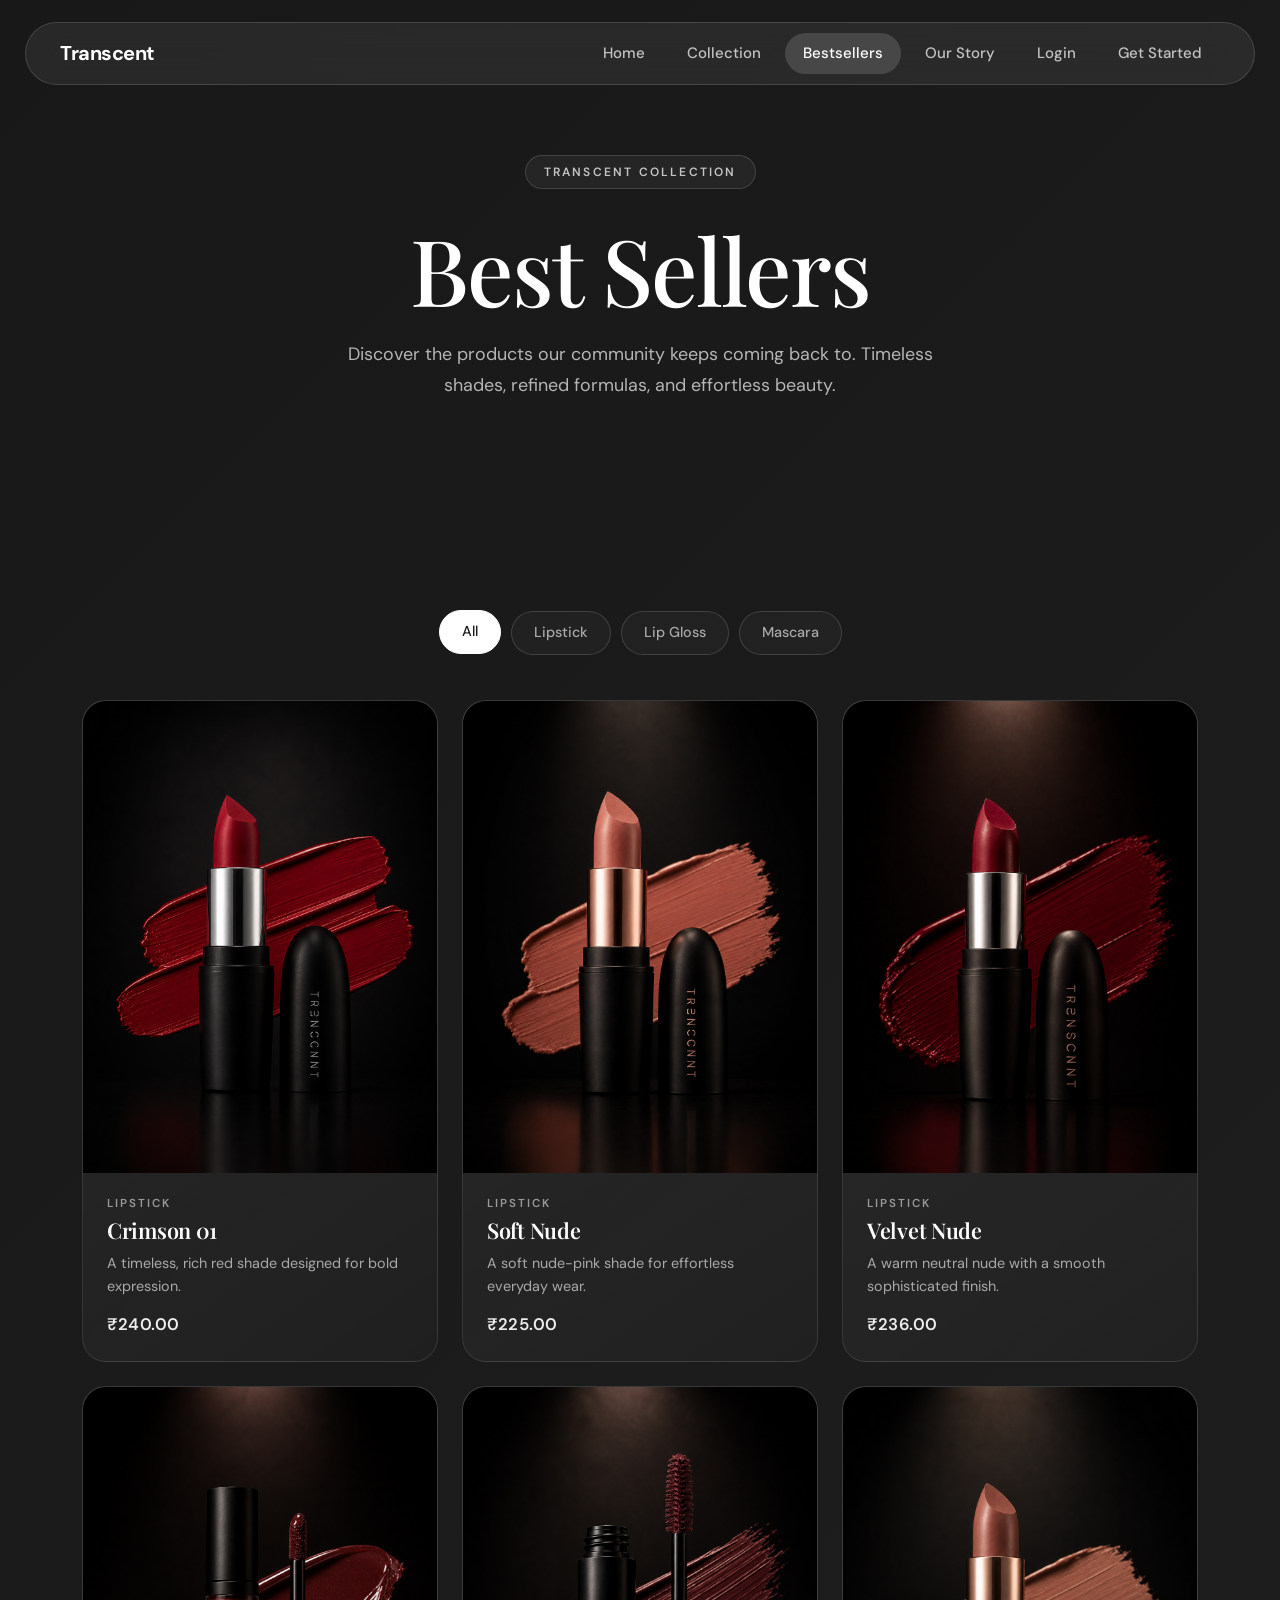
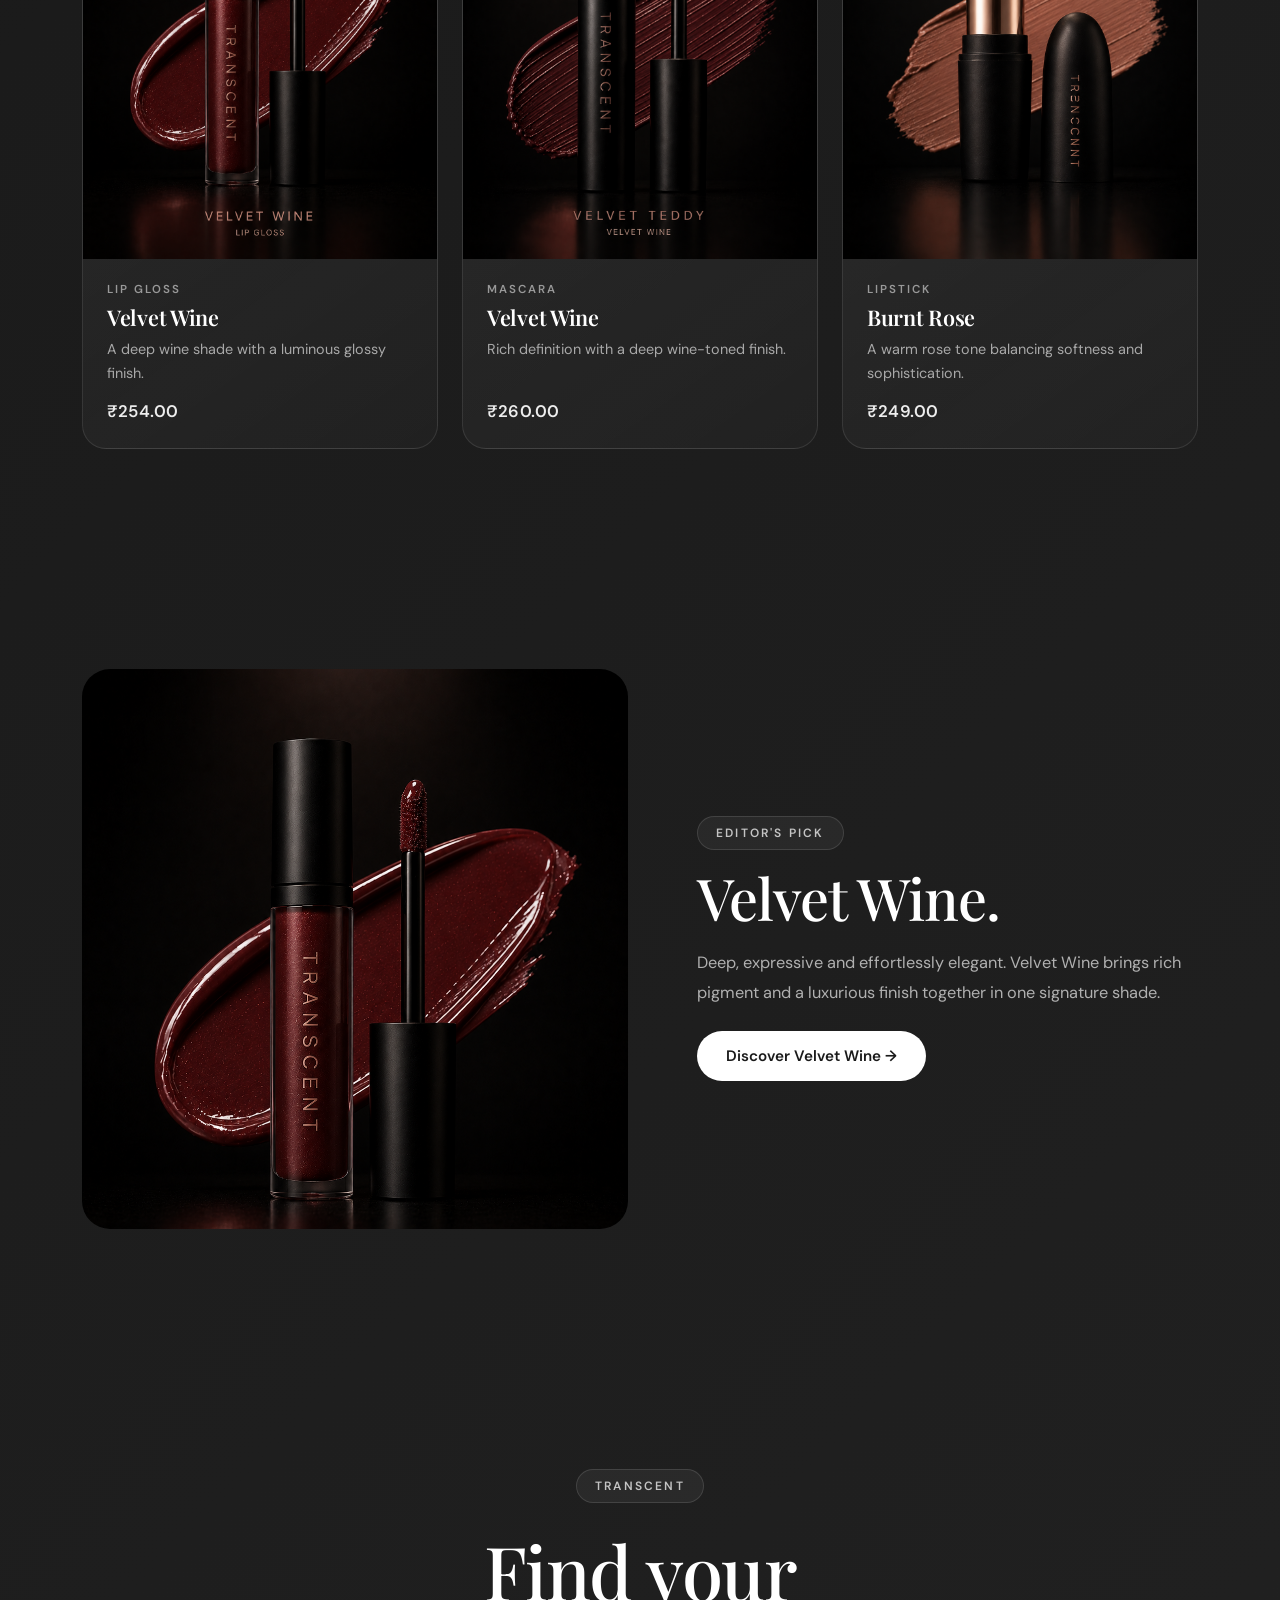
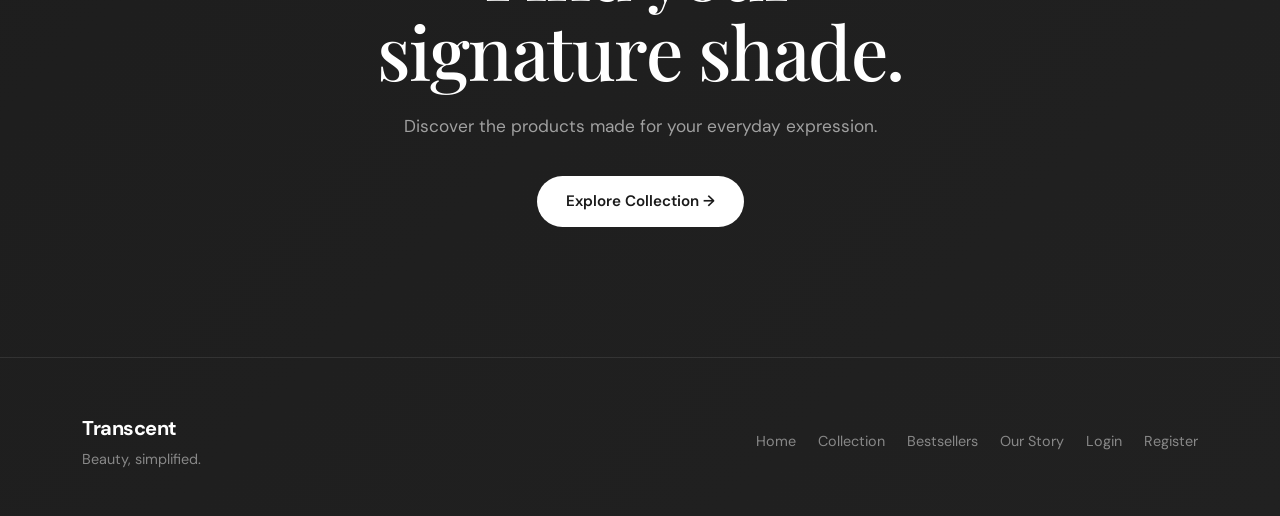
<file: bestsellers.html>
<!doctype html>
<html lang="en">

<head>
  <meta charset="utf-8" />

  <meta name="viewport" content="width=device-width, initial-scale=1" />

  <title>Transcent | Best Sellers</title>


  <link href="https://cdn.jsdelivr.net/npm/bootstrap@5.3.8/dist/css/bootstrap.min.css" rel="stylesheet"
    integrity="sha384-sRIl4kxILFvY47J16cr9ZwB07vP4J8+LH7qKQnuqkuIAvNWLzeN8tE5YBujZqJLB" crossorigin="anonymous" />


  <link rel="preconnect" href="https://fonts.googleapis.com" />
  <link rel="preconnect" href="https://fonts.gstatic.com" crossorigin />

  <link
    href="https://fonts.googleapis.com/css2?family=DM+Sans:wght@400;500;600;700&family=Playfair+Display:wght@400;500;600&display=swap"
    rel="stylesheet" />


  <link rel="stylesheet" href="css/style.css" />
  <link rel="icon" type="image/png" href="images/transcent-logo.png" />

</head>

<body>


  <nav class="navbar navbar-expand-lg navbar-dark">
    <div class="container-fluid">


      <a class="navbar-brand" href="index.html"> Transcent </a>



      <button class="navbar-toggler" type="button" data-bs-toggle="collapse" data-bs-target="#navbarNav"
        aria-controls="navbarNav" aria-expanded="false" aria-label="Toggle navigation">
        <span class="navbar-toggler-icon"></span>
      </button>



      <div class="collapse navbar-collapse" id="navbarNav">
        <ul class="navbar-nav ms-auto align-items-lg-center">
          <li class="nav-item">
            <a class="nav-link" href="index.html"> Home </a>
          </li>

          <li class="nav-item">
            <a class="nav-link" href="collection.html"> Collection </a>
          </li>

          <li class="nav-item">
            <a class="nav-link active" href="bestsellers.html" aria-current="page">
              Bestsellers
            </a>
          </li>

          <li class="nav-item">
            <a class="nav-link" href="OurStory.html"> Our Story </a>
          </li>

          <li class="nav-item">
            <a class="nav-link" href="login.html"> Login </a>
          </li>

          <li class="nav-item">
            <a class="nav-link" href="register.html"> Get Started </a>
          </li>
        </ul>
      </div>
    </div>
  </nav>



  <section class="bestseller-hero">
    <div class="container">
      <div class="bestseller-hero-content">
        <div class="hero-label">Transcent Collection</div>

        <h1 class="typewriter">Best Sellers</h1>

        <p>
          Discover the products our community keeps coming back to. Timeless
          shades, refined formulas, and effortless beauty.
        </p>
      </div>
    </div>
  </section>



  <main id="products">
    <section class="section">
      <div class="container">


        <div class="product-filter">
          <button class="filter-btn active" data-filter="all">All</button>

          <button class="filter-btn" data-filter="lipstick">Lipstick</button>

          <button class="filter-btn" data-filter="lipgloss">Lip Gloss</button>

          <button class="filter-btn" data-filter="mascara">Mascara</button>
        </div>



        <div class="row g-4" id="productGrid">


          <div class="col-md-6 col-lg-4 product-item" data-category="lipstick">
            <div class="product-card">
              <img src="images/Lipstick 3.png" class="bestseller-product-image" alt="Transcent Crimson 01 lipstick" />

              <div class="bestseller-product-info">
                <div class="product-type">LIPSTICK</div>

                <h3>Crimson 01</h3>

                <p>
                  A timeless, rich red shade designed for bold expression.
                </p>

                <div class="bestseller-price">₹240.00</div>
              </div>
            </div>
          </div>



          <div class="col-md-6 col-lg-4 product-item" data-category="lipstick">
            <div class="product-card">
              <img src="images/Lipstick 2.png" class="bestseller-product-image" alt="Transcent Soft Nude lipstick" />

              <div class="bestseller-product-info">
                <div class="product-type">LIPSTICK</div>

                <h3>Soft Nude</h3>

                <p>A soft nude-pink shade for effortless everyday wear.</p>

                <div class="bestseller-price">₹225.00</div>
              </div>
            </div>
          </div>



          <div class="col-md-6 col-lg-4 product-item" data-category="lipstick">
            <div class="product-card">
              <img src="images/lipstick 4.png" class="bestseller-product-image" alt="Transcent Velvet Nude lipstick" />

              <div class="bestseller-product-info">
                <div class="product-type">LIPSTICK</div>

                <h3>Velvet Nude</h3>

                <p>A warm neutral nude with a smooth sophisticated finish.</p>

                <div class="bestseller-price">₹236.00</div>
              </div>
            </div>
          </div>



          <div class="col-md-6 col-lg-4 product-item" data-category="lipgloss">
            <div class="product-card">
              <img src="images/velvet wine lipgloss.png" class="bestseller-product-image"
                alt="Transcent Velvet Wine lip gloss" />

              <div class="bestseller-product-info">
                <div class="product-type">LIP GLOSS</div>

                <h3>Velvet Wine</h3>

                <p>A deep wine shade with a luminous glossy finish.</p>

                <div class="bestseller-price">₹254.00</div>
              </div>
            </div>
          </div>



          <div class="col-md-6 col-lg-4 product-item" data-category="mascara">
            <div class="product-card">
              <img src="images/velvet wine Mascar.png" class="bestseller-product-image"
                alt="Transcent Velvet Wine mascara" />

              <div class="bestseller-product-info">
                <div class="product-type">MASCARA</div>

                <h3>Velvet Wine</h3>

                <p>Rich definition with a deep wine-toned finish.</p>

                <div class="bestseller-price">₹260.00</div>
              </div>
            </div>
          </div>



          <div class="col-md-6 col-lg-4 product-item" data-category="lipstick">
            <div class="product-card">
              <img src="images/lipstick 8.png" class="bestseller-product-image" alt="Transcent Burnt Rose lipstick" />

              <div class="bestseller-product-info">
                <div class="product-type">LIPSTICK</div>

                <h3>Burnt Rose</h3>

                <p>A warm rose tone balancing softness and sophistication.</p>

                <div class="bestseller-price">₹249.00</div>
              </div>
            </div>
          </div>
        </div>
      </div>
    </section>
  </main>

  <section class="section">
    <div class="container">
      <div class="row align-items-center">
        <div class="col-lg-6">
          <img src="images/velvet wine lipgloss.png" class="story-image" alt="Transcent Velvet Wine" />
        </div>

        <div class="col-lg-6">
          <div class="story-content">
            <div class="section-label">EDITOR'S PICK</div>

            <h2 class="section-title">Velvet Wine.</h2>

            <p>
              Deep, expressive and effortlessly elegant. Velvet Wine brings
              rich pigment and a luxurious finish together in one signature
              shade.
            </p>

            <a href="collection.html" class="btn-main"> Discover Velvet Wine → </a>
          </div>
        </div>
      </div>
    </div>
  </section>

  <section class="final-cta">
    <div class="container">
      <div class="section-label">TRANSCENT</div>

      <h2>
        Find your<br />
        signature shade.
      </h2>

      <p>Discover the products made for your everyday expression.</p>

      <a href="collection.html" class="btn-main"> Explore Collection → </a>
    </div>
  </section>

  <footer>
    <div class="container">
      <div class="row align-items-center gy-3">
        <div class="col-md-5 text-center text-md-start">
          <div class="footer-brand">Transcent</div>
          <div class="footer-tagline">Beauty, simplified.</div>
        </div>

        <div class="col-md-7">
          <div class="footer-links">
            <a href="index.html"> Home </a>
            <a href="collection.html"> Collection </a>
            <a href="bestsellers.html"> Bestsellers </a>
            <a href="OurStory.html"> Our Story </a>
            <a href="login.html"> Login </a>
            <a href="register.html"> Register </a>
          </div>
        </div>
      </div>
    </div>
  </footer>


  <script src="https://cdn.jsdelivr.net/npm/bootstrap@5.3.8/dist/js/bootstrap.bundle.min.js"></script>
  <script src="js/script.js"></script>
</body>

</html>
</file>
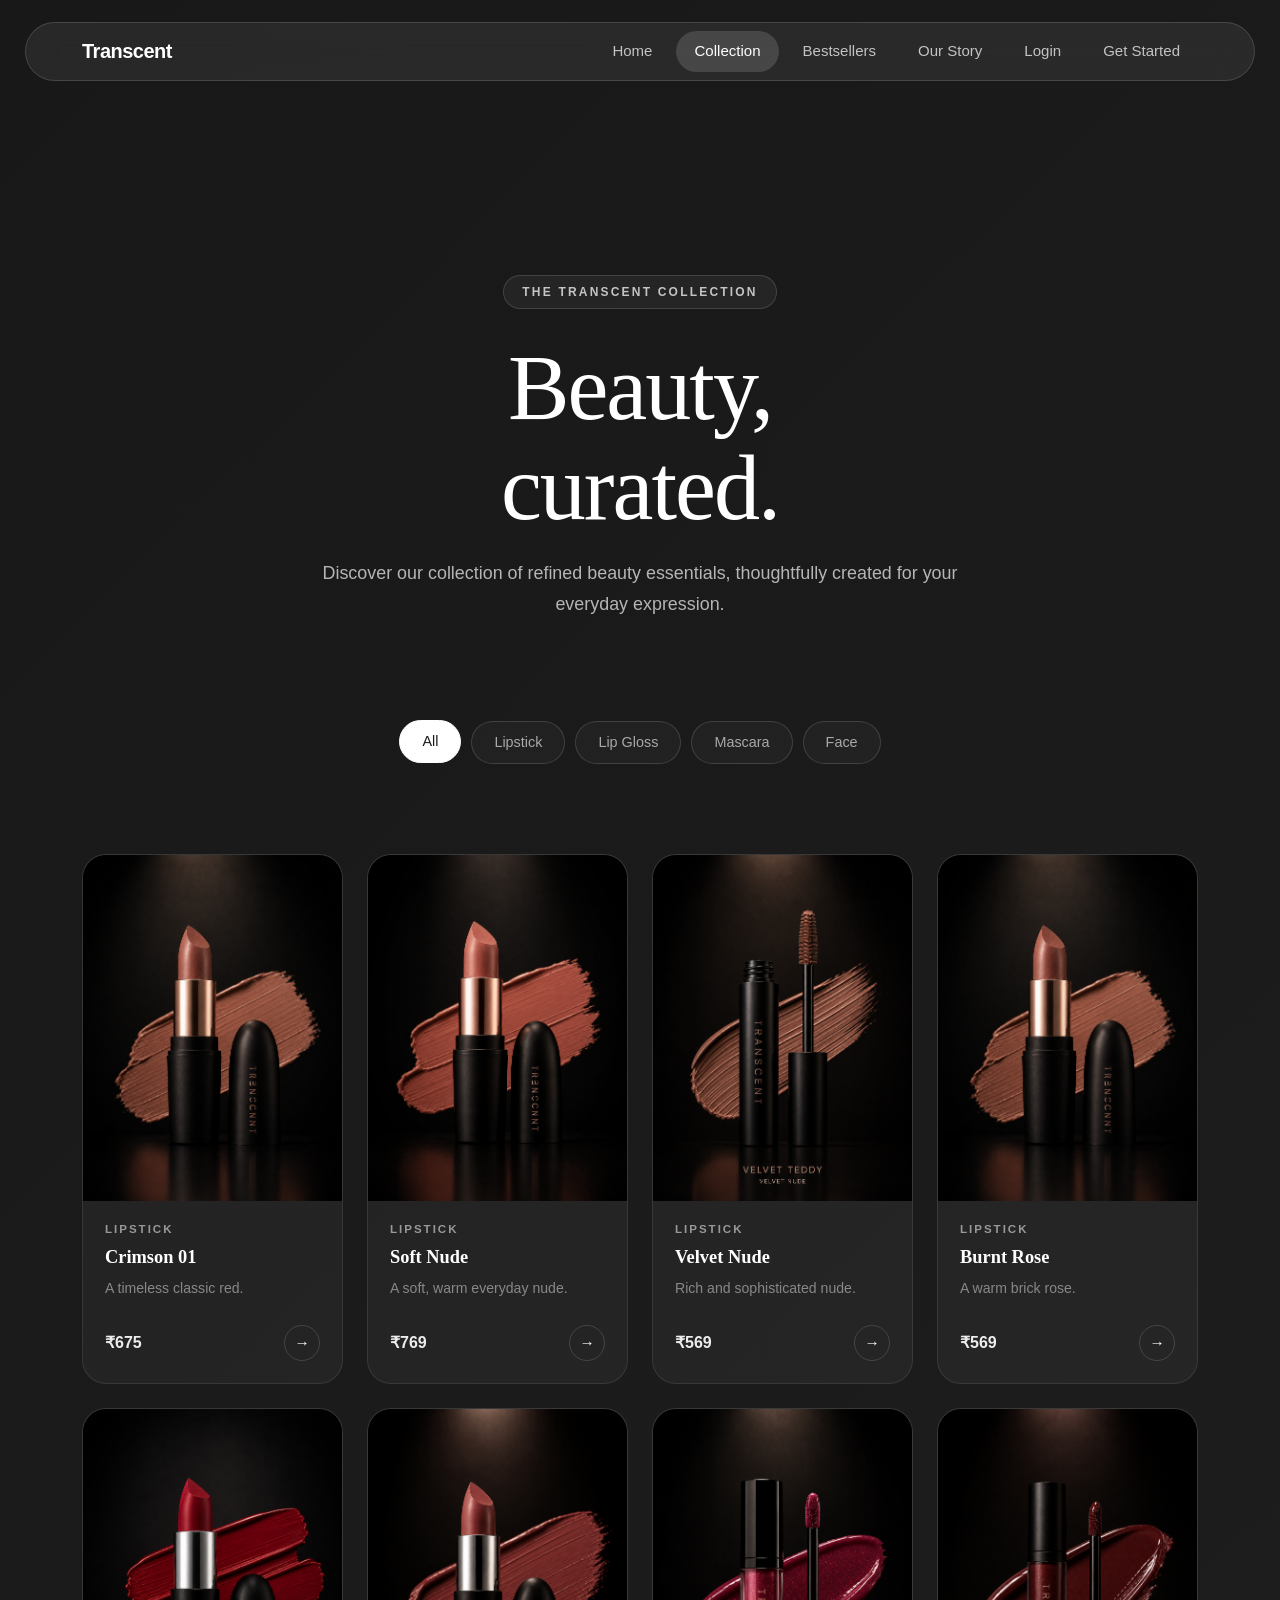
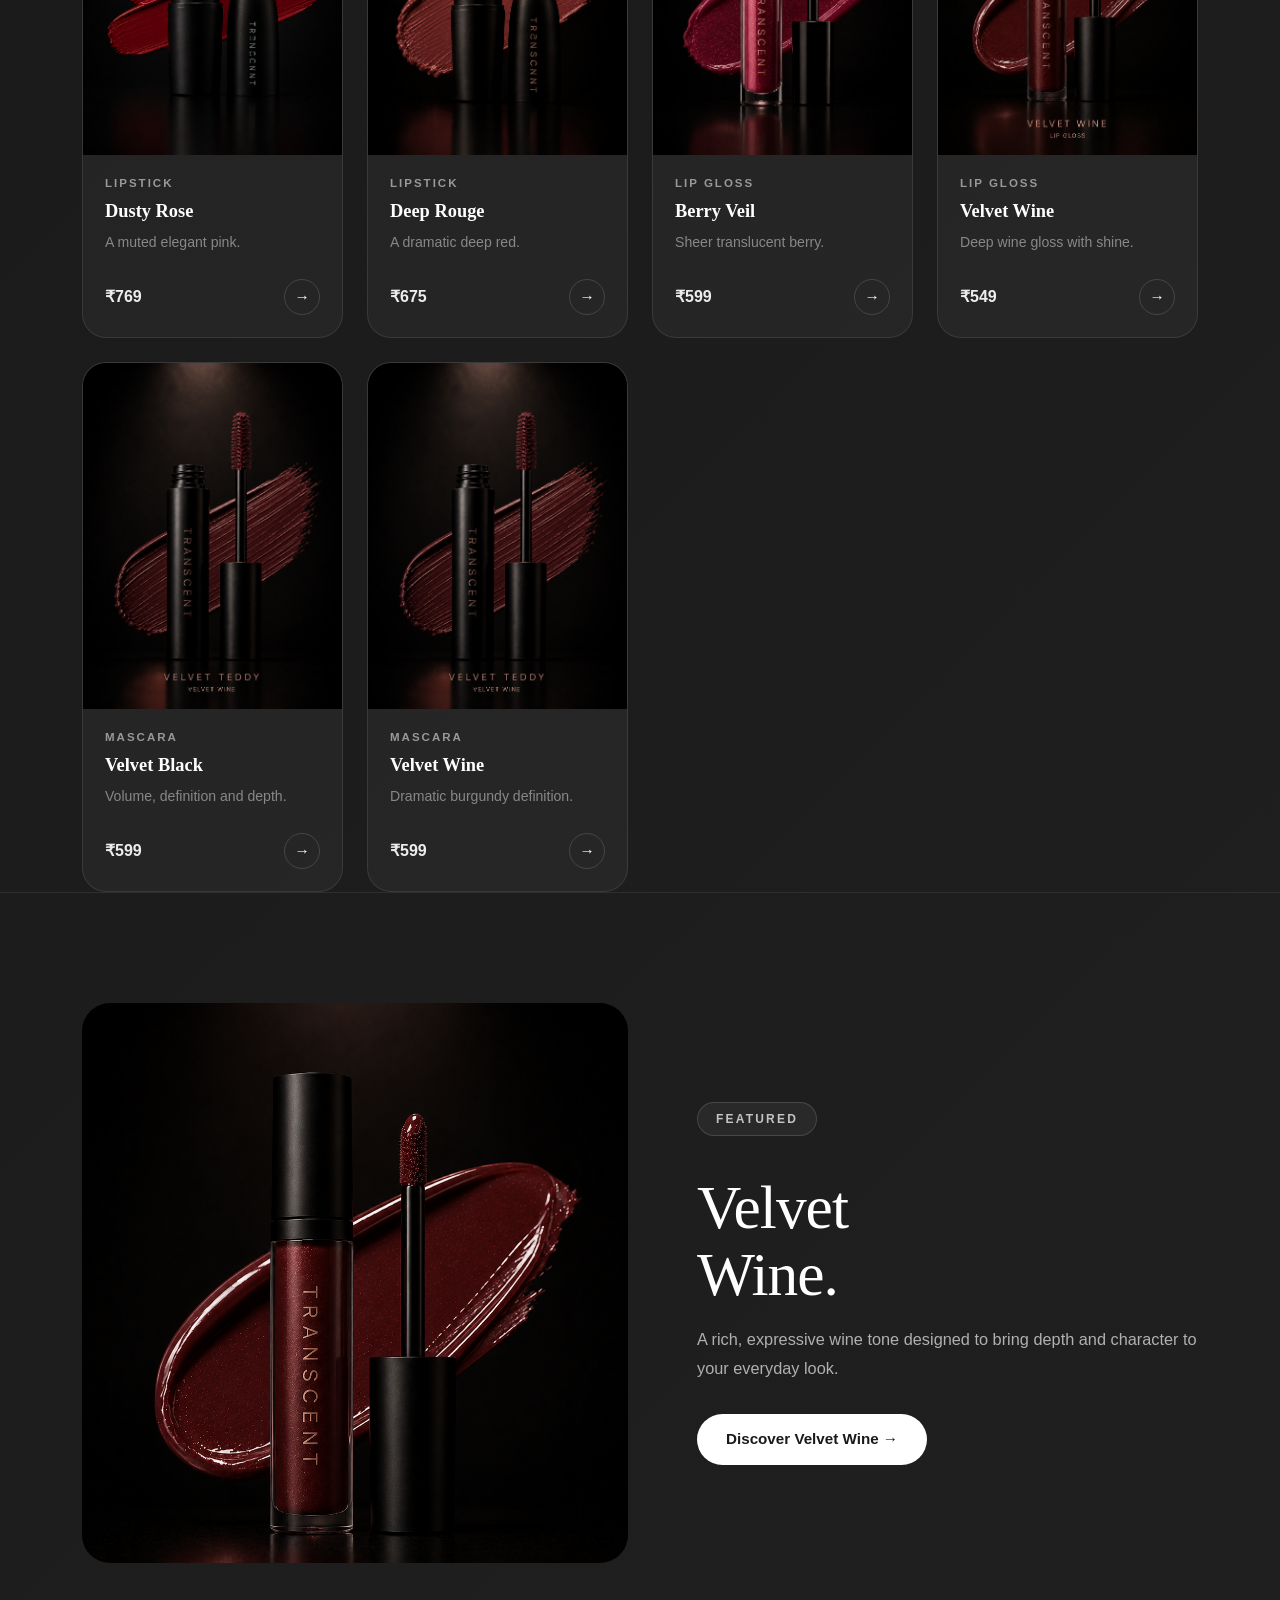
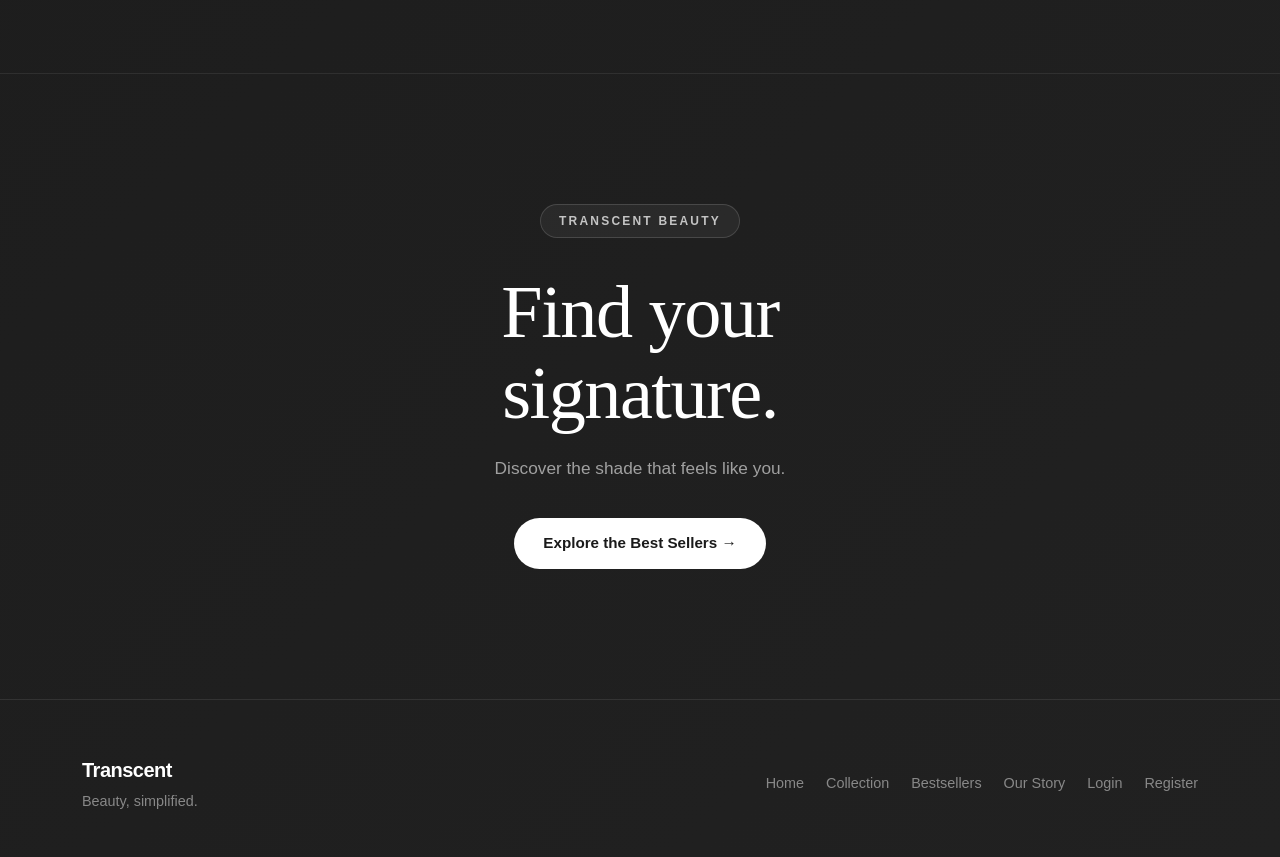
<file: collection.html>
<!doctype html>
<html lang="en">
  <head>
    <meta charset="utf-8" />

    <meta name="viewport" content="width=device-width, initial-scale=1" />

    <title>Collection — Transcent</title>

    <link
      href="https://cdn.jsdelivr.net/npm/bootstrap@5.3.8/dist/css/bootstrap.min.css"
      rel="stylesheet"
    />

    <link rel="stylesheet" href="css/style.css" />
        <link rel="icon" type="image/png" href="images/transcent-logo.png" />

  </head>

  <body>
    <nav class="navbar navbar-expand-lg navbar-dark  px-4 py-2">
      <div class="container">

        <a class="navbar-brand fw-bold" href="index.html"> Transcent </a>

        <button
          class="navbar-toggler"
          type="button"
          data-bs-toggle="collapse"
          data-bs-target="#navbarNav"
          aria-controls="navbarNav"
          aria-expanded="false"
          aria-label="Toggle navigation"
        >
          <span class="navbar-toggler-icon"></span>
        </button>

        <div class="collapse navbar-collapse" id="navbarNav">
          <ul class="navbar-nav ms-auto align-items-lg-center">
            <li class="nav-item">
              <a class="nav-link" href="index.html"> Home </a>
            </li>

            <li class="nav-item">
              <a
                class="nav-link active"
                aria-current="page"
                href="collection.html"
              >
                Collection
              </a>
            </li>

            <li class="nav-item">
              <a class="nav-link" href="bestsellers.html"> Bestsellers </a>
            </li>

            <li class="nav-item">
              <a class="nav-link" href="OurStory.html"> Our Story </a>
            </li>

            <li class="nav-item">
              <a class="nav-link" href="login.html"> Login </a>
            </li>

            <li class="nav-item">
              <a class="nav-link" href="register.html"> Get Started </a>
            </li>
          </ul>
        </div>
      </div>
    </nav>

    <main class="collection-page">
      <section class="collection-hero">
        <div class="container">
          <div class="collection-hero-content">
            <div class="collection-eyebrow">The Transcent Collection</div>

            <h1 class="collection-title typewriterColl">
              Beauty,<br />
              curated.
            </h1>

            <p class="collection-description">
              Discover our collection of refined beauty essentials, thoughtfully
              created for your everyday expression.
            </p>
          </div>
        </div>
      </section>

      <section class="collection-filters">
        <div class="container">
          <div class="filter-container">
            <button class="collection-filter active" data-filter="all">
              All
            </button>

            <button class="collection-filter" data-filter="lipstick">
              Lipstick
            </button>

            <button class="collection-filter" data-filter="lip-gloss">
              Lip Gloss
            </button>

            <button class="collection-filter" data-filter="mascara">
              Mascara
            </button>

            <button class="collection-filter" data-filter="face">Face</button>
          </div>
        </div>
      </section>

      <section class="collection-products">
        <div class="container">
          <div class="row g-4" id="productGrid">
            <div
              class="col-12 col-sm-6 col-lg-3 product-item"
              data-category="lipstick"
            >
              <article class="collection-product">
                <a href="#">
                  <img
                    src="images/Lipstick 1.png"
                    class="collection-product-image"
                    alt="Crimson 01 lipstick"
                  />
                </a>

                <div class="collection-product-info">
                  <div class="collection-product-category">Lipstick</div>

                  <div class="collection-product-name">Crimson 01</div>

                  <div class="collection-product-description">
                    A timeless classic red.
                  </div>

                  <div class="collection-product-footer">
                    <span class="collection-product-price"> ₹675</span>

                    <a
                      href="#"
                      class="collection-product-arrow"
                      aria-label="View Crimson 01"
                    >
                      →
                    </a>
                  </div>
                </div>
              </article>
            </div>

            <div
              class="col-12 col-sm-6 col-lg-3 product-item"
              data-category="lipstick"
            >
              <article class="collection-product">
                <a href="#">
                  <img
                    src="images/Lipstick 2.png"
                    class="collection-product-image"
                    alt="Soft Nude lipstick"
                  />
                </a>

                <div class="collection-product-info">
                  <div class="collection-product-category">Lipstick</div>

                  <div class="collection-product-name">Soft Nude</div>

                  <div class="collection-product-description">
                    A soft, warm everyday nude.
                  </div>

                  <div class="collection-product-footer">
                    <span class="collection-product-price"> ₹769</span>

                    <a
                      href="#"
                      class="collection-product-arrow"
                      aria-label="View Soft Nude"
                    >
                      →
                    </a>
                  </div>
                </div>
              </article>
            </div>

            <div
              class="col-12 col-sm-6 col-lg-3 product-item"
              data-category="lipstick"
            >
              <article class="collection-product">
                <a href="#">
                  <img
                    src="images/Velvet Teddy.png"
                    class="collection-product-image"
                    alt="Velvet Nude lipstick"
                  />
                </a>

                <div class="collection-product-info">
                  <div class="collection-product-category">Lipstick</div>

                  <div class="collection-product-name">Velvet Nude</div>

                  <div class="collection-product-description">
                    Rich and sophisticated nude.
                  </div>

                  <div class="collection-product-footer">
                    <span class="collection-product-price"> ₹569 </span>

                    <a
                      href="#"
                      class="collection-product-arrow"
                      aria-label="View Velvet Nude"
                    >
                      →
                    </a>
                  </div>
                </div>
              </article>
            </div>

            <div
              class="col-12 col-sm-6 col-lg-3 product-item"
              data-category="lipstick"
            >
              <article class="collection-product">
                <a href="#">
                  <img
                    src="images/lipstick 8.png"
                    class="collection-product-image"
                    alt="Burnt Rose lipstick"
                  />
                </a>

                <div class="collection-product-info">
                  <div class="collection-product-category">Lipstick</div>

                  <div class="collection-product-name">Burnt Rose</div>

                  <div class="collection-product-description">
                    A warm brick rose.
                  </div>

                  <div class="collection-product-footer">
                    <span class="collection-product-price"> ₹569 </span>

                    <a
                      href="#"
                      class="collection-product-arrow"
                      aria-label="View Burnt Rose"
                    >
                      →
                    </a>
                  </div>
                </div>
              </article>
            </div>

            <div
              class="col-12 col-sm-6 col-lg-3 product-item"
              data-category="lipstick"
            >
              <article class="collection-product">
                <a href="#">
                  <img
                    src="images/lipstick 7.png"
                    class="collection-product-image"
                    alt="Dusty Rose lipstick"
                  />
                </a>

                <div class="collection-product-info">
                  <div class="collection-product-category">Lipstick</div>

                  <div class="collection-product-name">Dusty Rose</div>

                  <div class="collection-product-description">
                    A muted elegant pink.
                  </div>

                  <div class="collection-product-footer">
                    <span class="collection-product-price"> ₹769</span>

                    <a
                      href="#"
                      class="collection-product-arrow"
                      aria-label="View Dusty Rose"
                    >
                      →
                    </a>
                  </div>
                </div>
              </article>
            </div>

            <div
              class="col-12 col-sm-6 col-lg-3 product-item"
              data-category="lipstick"
            >
              <article class="collection-product">
                <a href="#">
                  <img
                    src="images/lipstick 5.png"
                    class="collection-product-image"
                    alt="Deep Rouge lipstick"
                  />
                </a>

                <div class="collection-product-info">
                  <div class="collection-product-category">Lipstick</div>

                  <div class="collection-product-name">Deep Rouge</div>

                  <div class="collection-product-description">
                    A dramatic deep red.
                  </div>

                  <div class="collection-product-footer">
                    <span class="collection-product-price"> ₹675</span>

                    <a
                      href="#"
                      class="collection-product-arrow"
                      aria-label="View Deep Rouge"
                    >
                      →
                    </a>
                  </div>
                </div>
              </article>
            </div>

            <div
              class="col-12 col-sm-6 col-lg-3 product-item"
              data-category="lip-gloss"
            >
              <article class="collection-product">
                <a href="#">
                  <img
                    src="images/lipgloss.png"
                    class="collection-product-image"
                    alt="Berry Veil lip gloss"
                  />
                </a>

                <div class="collection-product-info">
                  <div class="collection-product-category">Lip Gloss</div>

                  <div class="collection-product-name">Berry Veil</div>

                  <div class="collection-product-description">
                    Sheer translucent berry.
                  </div>

                  <div class="collection-product-footer">
                    <span class="collection-product-price"> ₹599 </span>

                    <a
                      href="#"
                      class="collection-product-arrow"
                      aria-label="View Berry Veil"
                    >
                      →
                    </a>
                  </div>
                </div>
              </article>
            </div>

            <div
              class="col-12 col-sm-6 col-lg-3 product-item"
              data-category="lip-gloss"
            >
              <article class="collection-product">
                <a href="#">
                  <img
                    src="images/velvet wine lipgloss.png"
                    class="collection-product-image"
                    alt="Velvet Wine lip gloss"
                  />
                </a>

                <div class="collection-product-info">
                  <div class="collection-product-category">Lip Gloss</div>

                  <div class="collection-product-name">Velvet Wine</div>

                  <div class="collection-product-description">
                    Deep wine gloss with shine.
                  </div>

                  <div class="collection-product-footer">
                    <span class="collection-product-price"> ₹549 </span>

                    <a
                      href="#"
                      class="collection-product-arrow"
                      aria-label="View Velvet Wine"
                    >
                      →
                    </a>
                  </div>
                </div>
              </article>
            </div>

            <div
              class="col-12 col-sm-6 col-lg-3 product-item"
              data-category="mascara"
            >
              <article class="collection-product">
                <a href="#">
                  <img
                    src="images/velvet wine Mascar.png"
                    class="collection-product-image"
                    alt="Transcent black mascara"
                  />
                </a>

                <div class="collection-product-info">
                  <div class="collection-product-category">Mascara</div>

                  <div class="collection-product-name">Velvet Black</div>

                  <div class="collection-product-description">
                    Volume, definition and depth.
                  </div>

                  <div class="collection-product-footer">
                    <span class="collection-product-price"> ₹599 </span>

                    <a
                      href="#"
                      class="collection-product-arrow"
                      aria-label="View Velvet Black"
                    >
                      →
                    </a>
                  </div>
                </div>
              </article>
            </div>

            <div
              class="col-12 col-sm-6 col-lg-3 product-item"
              data-category="mascara"
            >
              <article class="collection-product">
                <a href="#">
                  <img
                    src="images/velvet wine Mascar.png"
                    class="collection-product-image"
                    alt="Transcent Velvet Wine mascara"
                  />
                </a>

                <div class="collection-product-info">
                  <div class="collection-product-category">Mascara</div>

                  <div class="collection-product-name">Velvet Wine</div>

                  <div class="collection-product-description">
                    Dramatic burgundy definition.
                  </div>

                  <div class="collection-product-footer">
                    <span class="collection-product-price"> ₹599 </span>

                    <a
                      href="#"
                      class="collection-product-arrow"
                      aria-label="View Velvet Wine mascara"
                    >
                      →
                    </a>
                  </div>
                </div>
              </article>
            </div>
          </div>
        </div>
      </section>

      <section class="collection-featured">
        <div class="container">
          <div class="row align-items-center">
            <div class="col-lg-6">
              <img
                src="images/velvet wine lipgloss.png"
                class="collection-featured-image"
                alt="Transcent Velvet Wine collection"
              />
            </div>

            <div class="col-lg-6">
              <div class="collection-featured-content">
                <div class="collection-eyebrow">Featured</div>

                <h2 class="collection-featured-title">
                  Velvet<br />
                  Wine.
                </h2>

                <p class="collection-featured-description">
                  A rich, expressive wine tone designed to bring depth and
                  character to your everyday look.
                </p>

                <a href="#" class="btn-main"> Discover Velvet Wine → </a>
              </div>
            </div>
          </div>
        </div>
      </section>

      <section class="collection-cta">
        <div class="container">
          <div class="collection-eyebrow">Transcent Beauty</div>

          <h2 class="collection-cta-title">
            Find your<br />
            signature.
          </h2>

          <p class="collection-cta-description">
            Discover the shade that feels like you.
          </p>

          <a href="bestsellers.html" class="btn-main">
            Explore the Best Sellers →
          </a>
        </div>
      </section>
    </main>

    <footer>
      <div class="container">
        <div class="row align-items-center gy-3">
          <div class="col-md-5 text-center text-md-start">
            <div class="footer-brand">Transcent</div>
            <div class="footer-tagline">Beauty, simplified.</div>
          </div>

          <div class="col-md-7">
            <div class="footer-links">
              <a href="index.html"> Home </a>
              <a href="collection.html"> Collection </a>
              <a href="bestsellers.html"> Bestsellers </a>
              <a href="OurStory.html"> Our Story </a>
              <a href="login.html"> Login </a>
              <a href="register.html"> Register </a>
            </div>
          </div>
        </div>
      </div>
    </footer>

    <script src="https://cdn.jsdelivr.net/npm/bootstrap@5.3.8/dist/js/bootstrap.bundle.min.js"></script>
    <script src="js/script.js"></script>
  </body>
</html>
</file>
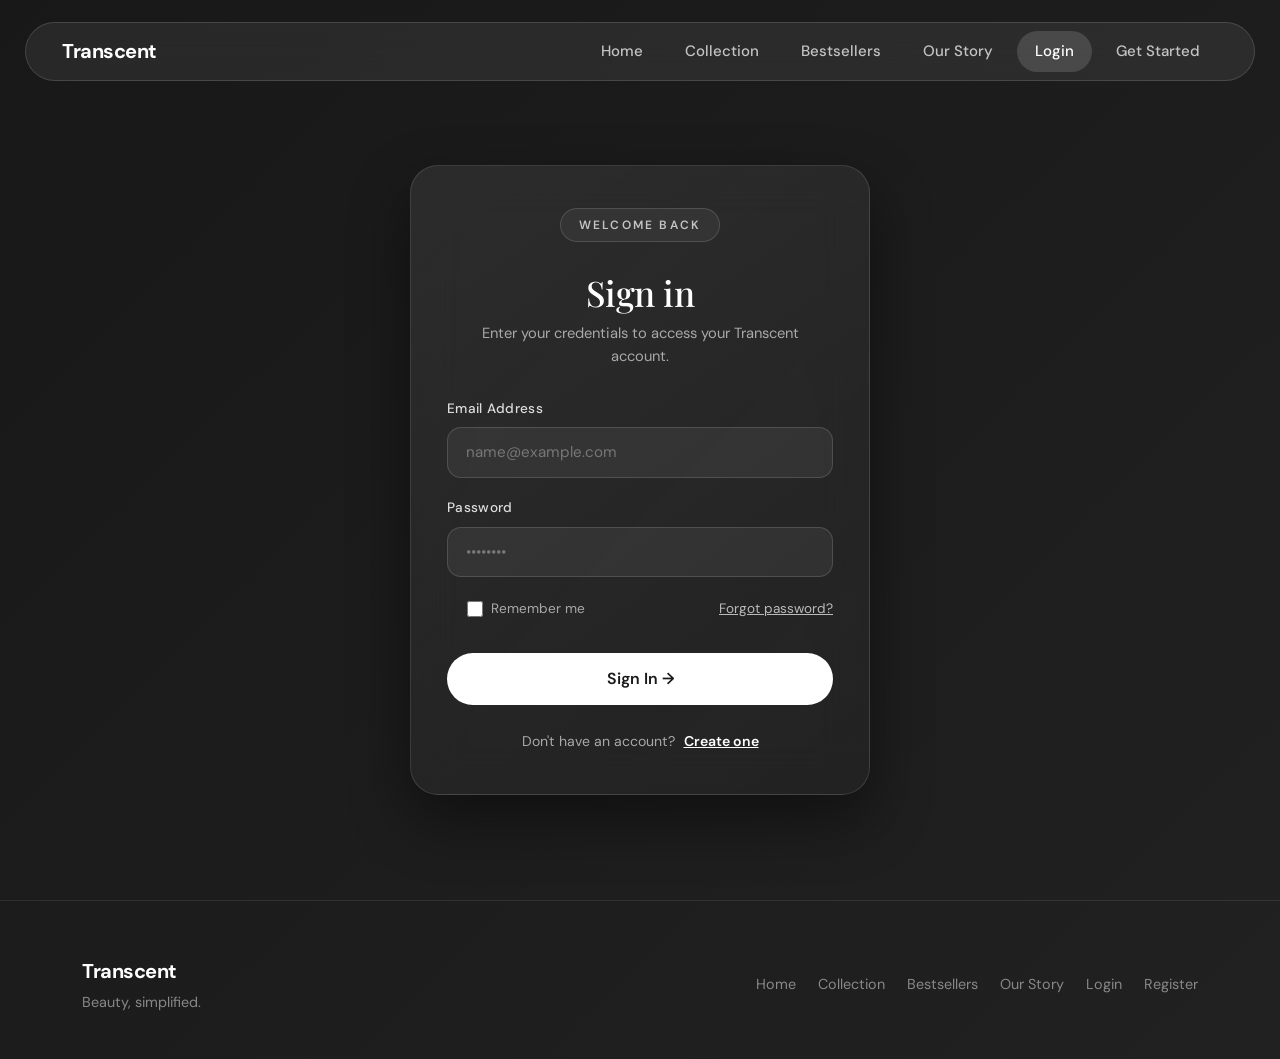
<file: login.html>
<!doctype html>
<html lang="en">
  <head>
    <meta charset="utf-8" />
    <meta name="viewport" content="width=device-width, initial-scale=1" />
    <title>Login — Transcent</title>


    <link
      href="https://cdn.jsdelivr.net/npm/bootstrap@5.3.8/dist/css/bootstrap.min.css"
      rel="stylesheet"
    />


    <link rel="preconnect" href="https://fonts.googleapis.com" />
    <link rel="preconnect" href="https://fonts.gstatic.com" crossorigin />
    <link
      href="https://fonts.googleapis.com/css2?family=DM+Sans:wght@400;500;600;700&family=Playfair+Display:wght@400;500;600&display=swap"
      rel="stylesheet"
    />


    <link rel="stylesheet" href="css/style.css" />
        <link rel="icon" type="image/png" href="images/transcent-logo.png" />

  </head>

  <body>

    <nav class="navbar navbar-expand-lg navbar-dark px-4 py-2">
      <div class="container-fluid">
        <a class="navbar-brand fw-bold" href="index.html"> Transcent </a>

        <button
          class="navbar-toggler"
          type="button"
          data-bs-toggle="collapse"
          data-bs-target="#navbarNav"
          aria-controls="navbarNav"
          aria-expanded="false"
          aria-label="Toggle navigation"
        >
          <span class="navbar-toggler-icon"></span>
        </button>

        <div class="collapse navbar-collapse" id="navbarNav">
          <ul class="navbar-nav ms-auto align-items-lg-center">
            <li class="nav-item">
              <a class="nav-link" href="index.html"> Home </a>
            </li>

            <li class="nav-item">
              <a class="nav-link" href="collection.html"> Collection </a>
            </li>

            <li class="nav-item">
              <a class="nav-link" href="bestsellers.html"> Bestsellers </a>
            </li>

            <li class="nav-item">
              <a class="nav-link" href="OurStory.html"> Our Story </a>
            </li>

            <li class="nav-item">
              <a
                class="nav-link active"
                aria-current="page"
                href="login.html"
              >
                Login
              </a>
            </li>

            <li class="nav-item">
              <a class="nav-link" href="register.html"> Get Started </a>
            </li>

          </ul>
        </div>
      </div>
    </nav>


    <main class="auth-page">
      <div class="auth-wrapper">
        <div class="auth-card">
          <div class="auth-header">
            <span class="auth-eyebrow">Welcome Back</span>
            <h1 class="auth-title">Sign in</h1>
            <p class="auth-subtitle">
              Enter your credentials to access your Transcent account.
            </p>
          </div>

          <form id="loginForm" method="POST">
            <div class="form-group">
              <label class="form-label" for="loginEmail">Email Address</label>
              <input
                type="email"
                id="loginEmail"
                class="form-input"
                placeholder="name@example.com"
                required
              />
            </div>

            <div class="form-group">
              <label class="form-label" for="loginPassword">Password</label>
              <input
                type="password"
                id="loginPassword"
                class="form-input"
                placeholder="••••••••"
                required
              />
            </div>

            <div class="form-row">
              <label class="form-check">
                <input type="checkbox" id="rememberMe" />
                <span>Remember me</span>
              </label>

              <a href="#" class="form-link">Forgot password?</a>
            </div>

            <button type="submit" class="btn-auth">Sign In →</button>
            <div id="loginMessage" class="text-center mt-3" style="color: #fff; font-size: 0.9rem;"></div>
          </form>

          <div class="auth-footer">
            Don't have an account?
            <a href="register.html">Create one</a>
          </div>
        </div>
      </div>
    </main>


    <footer>
      <div class="container">
        <div class="row align-items-center gy-3">
          <div class="col-md-5 text-center text-md-start">
            <div class="footer-brand">Transcent</div>
            <div class="footer-tagline">Beauty, simplified.</div>
          </div>

          <div class="col-md-7">
            <div class="footer-links">
              <a href="index.html"> Home </a>
              <a href="collection.html"> Collection </a>
              <a href="bestsellers.html"> Bestsellers </a>
              <a href="OurStory.html"> Our Story </a>
              <a href="login.html"> Login </a>
              <a href="register.html"> Register </a>
            </div>
          </div>
        </div>
      </div>
    </footer>


    <script src="https://cdn.jsdelivr.net/npm/bootstrap@5.3.8/dist/js/bootstrap.bundle.min.js"></script>
    <script src="js/script.js"></script>
  </body>
</html>
</file>
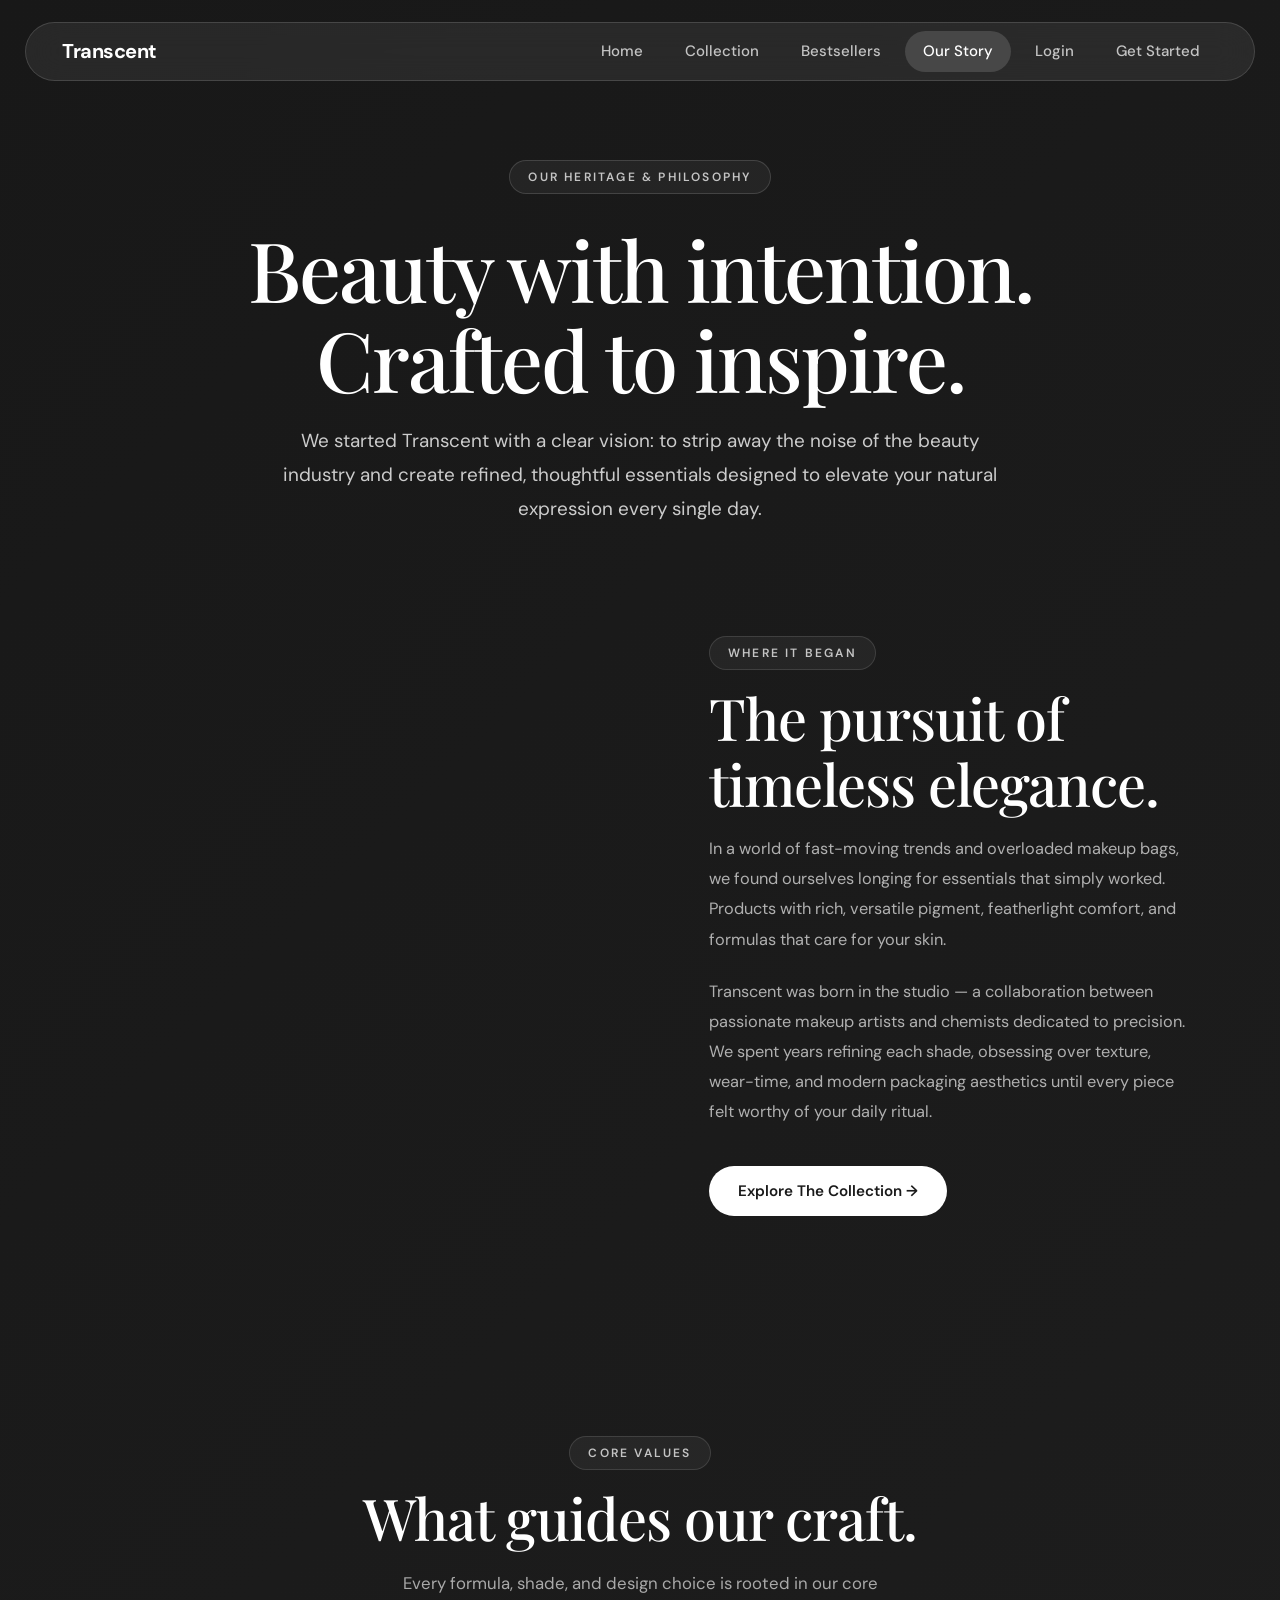
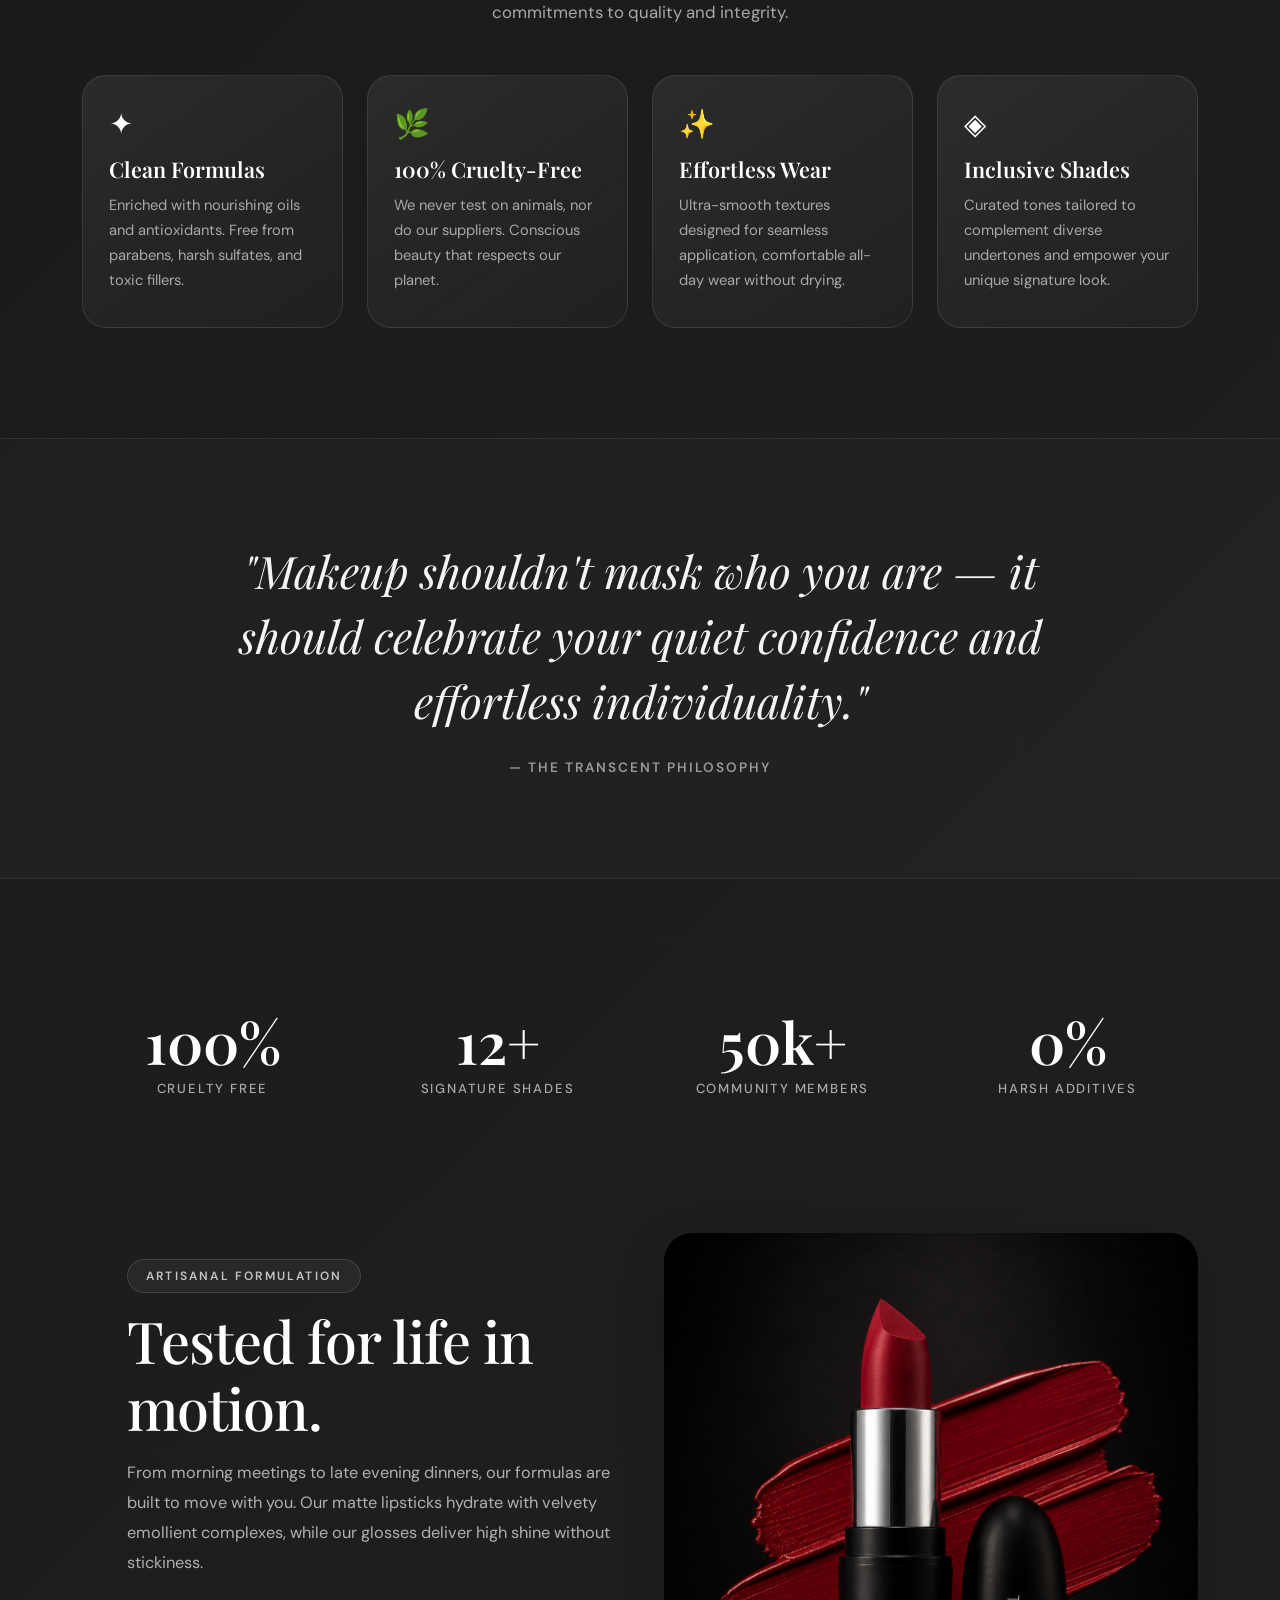
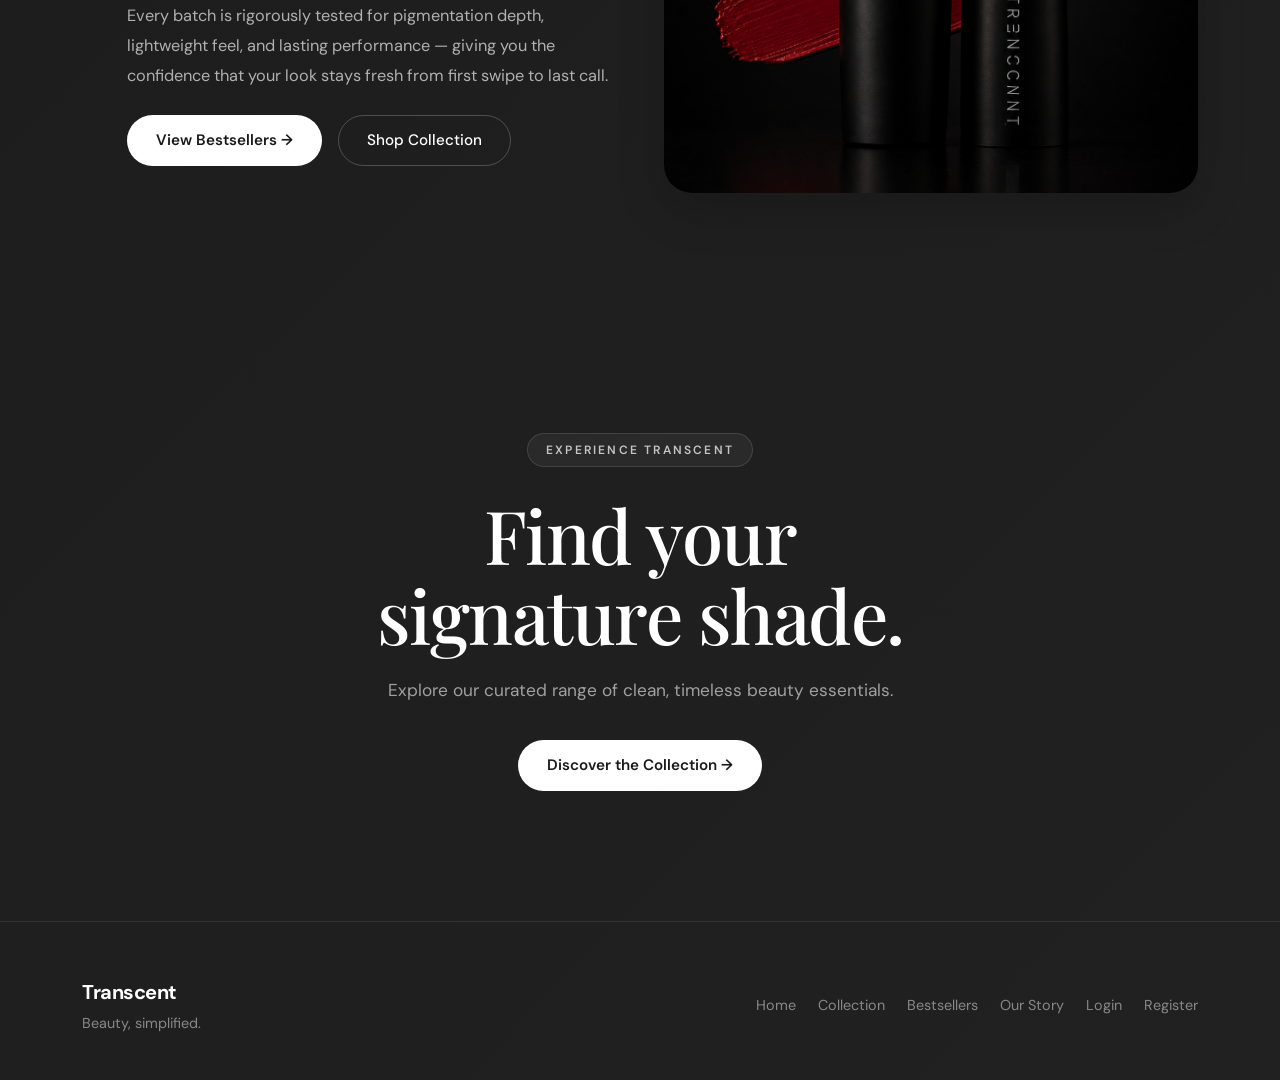
<file: OurStory.html>
<!doctype html>
<html lang="en">

<head>
  <meta charset="utf-8" />
  <meta name="viewport" content="width=device-width, initial-scale=1" />
  <title>Our Story — Transcent</title>

  <link href="https://cdn.jsdelivr.net/npm/bootstrap@5.3.8/dist/css/bootstrap.min.css" rel="stylesheet" />

  <link rel="preconnect" href="https://fonts.googleapis.com" />
  <link rel="preconnect" href="https://fonts.gstatic.com" crossorigin />
  <link
    href="https://fonts.googleapis.com/css2?family=DM+Sans:wght@400;500;600;700&family=Playfair+Display:wght@400;500;600&display=swap"
    rel="stylesheet" />

  <link rel="stylesheet" href="css/style.css" />
  <link rel="icon" type="image/png" href="images/transcent-logo.png" />
</head>

<body>
  <nav class="navbar navbar-expand-lg navbar-dark  px-4 py-2">
    <div class="container-fluid">
      <a class="navbar-brand fw-bold" href="index.html"> Transcent </a>

      <button class="navbar-toggler" type="button" data-bs-toggle="collapse" data-bs-target="#navbarNav"
        aria-controls="navbarNav" aria-expanded="false" aria-label="Toggle navigation">
        <span class="navbar-toggler-icon"></span>
      </button>

      <div class="collapse navbar-collapse" id="navbarNav">
        <ul class="navbar-nav ms-auto align-items-lg-center">
          <li class="nav-item">
            <a class="nav-link" href="index.html"> Home </a>
          </li>

          <li class="nav-item">
            <a class="nav-link" href="collection.html"> Collection </a>
          </li>

          <li class="nav-item">
            <a class="nav-link" href="bestsellers.html"> Bestsellers </a>
          </li>

          <li class="nav-item">
            <a class="nav-link active" aria-current="page" href="OurStory.html">
              Our Story
            </a>
          </li>

          <li class="nav-item">
            <a class="nav-link" href="login.html"> Login </a>
          </li>

          <li class="nav-item">
            <a class="nav-link" href="register.html"> Get Started </a>
          </li>
        </ul>
      </div>
    </div>
  </nav>

  <main>
    <section class="story-hero">
      <div class="container">
        <div class="story-hero-content">
          <span class="collection-eyebrow">Our Heritage &amp; Philosophy</span>
          <h1 class="typewriterOur">
            Beauty with intention.<br />
            Crafted to inspire.
          </h1>
          <p class="story-lead">
            We started Transcent with a clear vision: to strip away the noise of
            the beauty industry and create refined, thoughtful essentials
            designed to elevate your natural expression every single day.
          </p>
        </div>
      </div>
    </section>

    <section class="section pt-0">
      <div class="container">
        <div class="row align-items-center g-5">
          <div class="col-lg-6">
            <video class="story-image" src="images/hero_vid.mp4" autoplay muted loop></video>
          </div>

          <div class="col-lg-6">
            <div class="story-content">
              <div class="section-label">Where It Began</div>
              <h2 class="section-title">The pursuit of timeless elegance.</h2>
              <p>
                In a world of fast-moving trends and overloaded makeup bags,
                we found ourselves longing for essentials that simply worked.
                Products with rich, versatile pigment, featherlight comfort,
                and formulas that care for your skin.
              </p>
              <p>
                Transcent was born in the studio — a collaboration between
                passionate makeup artists and chemists dedicated to precision.
                We spent years refining each shade, obsessing over texture,
                wear-time, and modern packaging aesthetics until every piece
                felt worthy of your daily ritual.
              </p>
              <a href="collection.html" class="btn-main mt-3">
                Explore The Collection →
              </a>
            </div>
          </div>
        </div>
      </div>
    </section>

    <section class="section">
      <div class="container">
        <div class="text-center mb-5">
          <div class="section-label">Core Values</div>
          <h2 class="section-title">What guides our craft.</h2>
          <p class="section-description mx-auto">
            Every formula, shade, and design choice is rooted in our core
            commitments to quality and integrity.
          </p>
        </div>

        <div class="row g-4">
          <div class="col-md-6 col-lg-3">
            <div class="story-feature-card">
              <div class="story-feature-icon">✦</div>
              <h3>Clean Formulas</h3>
              <p>
                Enriched with nourishing oils and antioxidants. Free from
                parabens, harsh sulfates, and toxic fillers.
              </p>
            </div>
          </div>

          <div class="col-md-6 col-lg-3">
            <div class="story-feature-card">
              <div class="story-feature-icon">🌿</div>
              <h3>100% Cruelty-Free</h3>
              <p>
                We never test on animals, nor do our suppliers. Conscious
                beauty that respects our planet.
              </p>
            </div>
          </div>

          <div class="col-md-6 col-lg-3">
            <div class="story-feature-card">
              <div class="story-feature-icon">✨</div>
              <h3>Effortless Wear</h3>
              <p>
                Ultra-smooth textures designed for seamless application,
                comfortable all-day wear without drying.
              </p>
            </div>
          </div>

          <div class="col-md-6 col-lg-3">
            <div class="story-feature-card">
              <div class="story-feature-icon">◈</div>
              <h3>Inclusive Shades</h3>
              <p>
                Curated tones tailored to complement diverse undertones and
                empower your unique signature look.
              </p>
            </div>
          </div>
        </div>
      </div>
    </section>

    <section class="story-quote-section">
      <div class="container">
        <blockquote class="story-large-quote">
          "Makeup shouldn't mask who you are — it should celebrate your quiet
          confidence and effortless individuality."
        </blockquote>
        <div class="story-quote-author">— The Transcent Philosophy</div>
      </div>
    </section>

    <section class="section">
      <div class="container">
        <div class="row g-4 justify-content-center">
          <div class="col-6 col-md-3">
            <div class="story-stat-card">
              <div class="story-stat-number">100%</div>
              <div class="story-stat-label">Cruelty Free</div>
            </div>
          </div>

          <div class="col-6 col-md-3">
            <div class="story-stat-card">
              <div class="story-stat-number">12+</div>
              <div class="story-stat-label">Signature Shades</div>
            </div>
          </div>

          <div class="col-6 col-md-3">
            <div class="story-stat-card">
              <div class="story-stat-number">50k+</div>
              <div class="story-stat-label">Community Members</div>
            </div>
          </div>

          <div class="col-6 col-md-3">
            <div class="story-stat-card">
              <div class="story-stat-number">0%</div>
              <div class="story-stat-label">Harsh Additives</div>
            </div>
          </div>
        </div>
      </div>
    </section>

    <section class="section pt-0">
      <div class="container">
        <div class="row align-items-center g-5 flex-lg-row-reverse">
          <div class="col-lg-6">
            <img src="images/Lipstick 3.png" class="story-image shadow-lg"
              alt="Transcent signature lipstick formulation" />
          </div>

          <div class="col-lg-6">
            <div class="story-content">
              <div class="section-label">Artisanal Formulation</div>
              <h2 class="section-title">Tested for life in motion.</h2>
              <p>
                From morning meetings to late evening dinners, our formulas
                are built to move with you. Our matte lipsticks hydrate with
                velvety emollient complexes, while our glosses deliver high
                shine without stickiness.
              </p>
              <p>
                Every batch is rigorously tested for pigmentation depth,
                lightweight feel, and lasting performance — giving you the
                confidence that your look stays fresh from first swipe to last
                call.
              </p>
              <div class="d-flex gap-3 mt-4">
                <a href="bestsellers.html" class="btn-main">
                  View Bestsellers →
                </a>
                <a href="collection.html" class="btn-outline">
                  Shop Collection
                </a>
              </div>
            </div>
          </div>
        </div>
      </div>
    </section>

    <section class="final-cta">
      <div class="container">
        <div class="section-label">Experience Transcent</div>
        <h2>
          Find your<br />
          signature shade.
        </h2>
        <p>Explore our curated range of clean, timeless beauty essentials.</p>
        <a href="collection.html" class="btn-main">
          Discover the Collection →
        </a>
      </div>
    </section>
  </main>

  <footer>
    <div class="container">
      <div class="row align-items-center gy-3">
        <div class="col-md-5 text-center text-md-start">
          <div class="footer-brand">Transcent</div>
          <div class="footer-tagline">Beauty, simplified.</div>
        </div>

        <div class="col-md-7">
          <div class="footer-links">
            <a href="index.html"> Home </a>
            <a href="collection.html"> Collection </a>
            <a href="bestsellers.html"> Bestsellers </a>
            <a href="OurStory.html"> Our Story </a>
            <a href="login.html"> Login </a>
            <a href="register.html"> Register </a>
          </div>
        </div>
      </div>
    </div>
  </footer>

  <script src="https://cdn.jsdelivr.net/npm/bootstrap@5.3.8/dist/js/bootstrap.bundle.min.js"></script>
  <script src="js/script.js"></script>
</body>

</html>
</file>
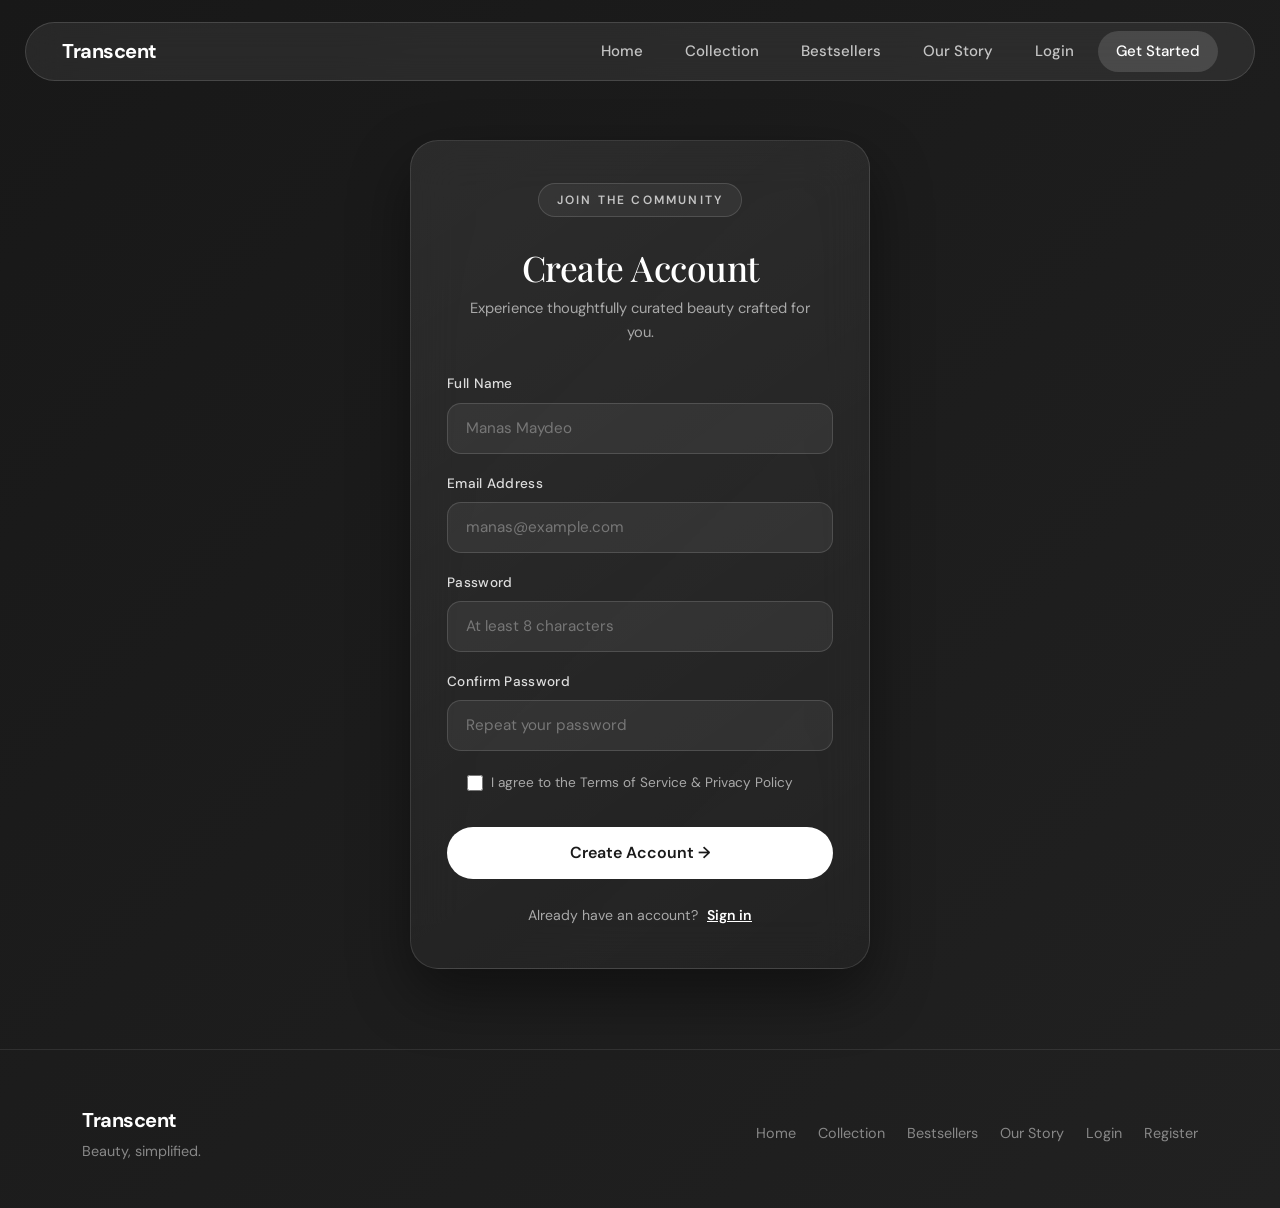
<file: register.html>
<!doctype html>
<html lang="en">
  <head>
    <meta charset="utf-8" />
    <meta name="viewport" content="width=device-width, initial-scale=1" />
    <title>Create Account — Transcent</title>


    <link
      href="https://cdn.jsdelivr.net/npm/bootstrap@5.3.8/dist/css/bootstrap.min.css"
      rel="stylesheet"
    />


    <link rel="preconnect" href="https://fonts.googleapis.com" />
    <link rel="preconnect" href="https://fonts.gstatic.com" crossorigin />
    <link
      href="https://fonts.googleapis.com/css2?family=DM+Sans:wght@400;500;600;700&family=Playfair+Display:wght@400;500;600&display=swap"
      rel="stylesheet"
    />


    <link rel="stylesheet" href="css/style.css" />
      <link rel="icon" type="image/png" href="images/transcent-logo.png" />

  </head>

  <body>

    <nav class="navbar navbar-expand-lg navbar-dark px-4 py-2">
      <div class="container-fluid">
        <a class="navbar-brand fw-bold" href="index.html"> Transcent </a>

        <button
          class="navbar-toggler"
          type="button"
          data-bs-toggle="collapse"
          data-bs-target="#navbarNav"
          aria-controls="navbarNav"
          aria-expanded="false"
          aria-label="Toggle navigation"
        >
          <span class="navbar-toggler-icon"></span>
        </button>

        <div class="collapse navbar-collapse" id="navbarNav">
          <ul class="navbar-nav ms-auto align-items-lg-center">
            <li class="nav-item">
              <a class="nav-link" href="index.html"> Home </a>
            </li>

            <li class="nav-item">
              <a class="nav-link" href="collection.html"> Collection </a>
            </li>

            <li class="nav-item">
              <a class="nav-link" href="bestsellers.html"> Bestsellers </a>
            </li>

            <li class="nav-item">
              <a class="nav-link" href="OurStory.html"> Our Story </a>
            </li>

            <li class="nav-item">
              <a class="nav-link" href="login.html"> Login </a>
            </li>

            <li class="nav-item">
              <a
                class="nav-link active"
                aria-current="page"
                href="register.html"
              >
                Get Started
              </a>
            </li>


          </ul>
        </div>
      </div>
    </nav>


    <main class="auth-page">
      <div class="auth-wrapper">
        <div class="auth-card">
          <div class="auth-header">
            <span class="auth-eyebrow">Join the Community</span>
            <h1 class="auth-title">Create Account</h1>
            <p class="auth-subtitle">
              Experience thoughtfully curated beauty crafted for you.
            </p>
          </div>

          <form id="registerForm" method="POST">
            <div class="form-group">
              <label class="form-label" for="registerName">Full Name</label>
              <input
                type="text"
                id="registerName"
                class="form-input"
                placeholder="Manas Maydeo"
                required
              />
            </div>

            <div class="form-group">
              <label class="form-label" for="registerEmail">Email Address</label>
              <input
                type="email"
                id="registerEmail"
                class="form-input"
                placeholder="manas@example.com"
                required
              />
            </div>

            <div class="form-group">
              <label class="form-label" for="registerPassword">Password</label>
              <input
                type="password"
                id="registerPassword"
                class="form-input"
                placeholder="At least 8 characters"
                minlength="8"
                required
              />
            </div>

            <div class="form-group">
              <label class="form-label" for="confirmPassword"
                >Confirm Password</label
              >
              <input
                type="password"
                id="confirmPassword"
                class="form-input"
                placeholder="Repeat your password"
                minlength="8"
                required
              />
            </div>

            <div class="form-row">
              <label class="form-check">
                <input type="checkbox" id="agreeTerms" required />
                <span>I agree to the Terms of Service &amp; Privacy Policy</span>
              </label>
            </div>

            <button type="submit" class="btn-auth">Create Account →</button>
            <div id="registerMessage" class="text-center mt-3" style="color: #fff; font-size: 0.9rem;"></div>
          </form>

          <div class="auth-footer">
            Already have an account?
            <a href="login.html">Sign in</a>
          </div>
        </div>
      </div>
    </main>


    <footer>
      <div class="container">
        <div class="row align-items-center gy-3">
          <div class="col-md-5 text-center text-md-start">
            <div class="footer-brand">Transcent</div>
            <div class="footer-tagline">Beauty, simplified.</div>
          </div>

          <div class="col-md-7">
            <div class="footer-links">
              <a href="index.html"> Home </a>
              <a href="collection.html"> Collection </a>
              <a href="bestsellers.html"> Bestsellers </a>
              <a href="OurStory.html"> Our Story </a>
              <a href="login.html"> Login </a>
              <a href="register.html"> Register </a>
            </div>
          </div>
        </div>
      </div>
    </footer>


    <script src="https://cdn.jsdelivr.net/npm/bootstrap@5.3.8/dist/js/bootstrap.bundle.min.js"></script>
    <script src="js/script.js"></script>
  </body>
</html>
</file>
<file: css/style.css>
:root {
  --bg-dark: #1e1e1e;
  --bg-light: #292929;
  --text-main: #ffffff;
  --text-muted: #a9a9a9;
  --glass: rgba(255, 255, 255, 0.07);
  --glass-border: rgba(255, 255, 255, 0.14);
}

*,
*::before,
*::after {
  box-sizing: border-box;
}

html {
  scroll-behavior: smooth;
  -webkit-text-size-adjust: 100%;
}

body {
  margin: 0;
  padding: 0;
  background: linear-gradient(135deg, #181818, #242424, #1b1b1b, #2a2a2a);
  background-size: 400% 400%;
  animation: gradientMove 20s ease infinite;
  color: var(--text-main);
  font-family: "DM Sans", sans-serif;
  overflow-x: hidden;
  width: 100%;
  -webkit-font-smoothing: antialiased;
  -moz-osx-font-smoothing: grayscale;
}

img,
video,
iframe {
  max-width: 100%;
  height: auto;
  display: block;
}

@keyframes gradientMove {
  0% {
    background-position: 0% 50%;
  }
  50% {
    background-position: 100% 50%;
  }
  100% {
    background-position: 0% 50%;
  }
}

a {
  text-decoration: none;
  color: inherit;
}

section {
  position: relative;
  width: 100%;
}

/* NAVBAR */
.navbar {
  position: fixed;
  top: 22px;
  left: 50%;
  transform: translateX(-50%);
  width: calc(100% - 50px);
  max-width: 1380px;
  padding: 10px 22px;
  background: rgba(255, 255, 255, 0.07);
  backdrop-filter: blur(18px);
  -webkit-backdrop-filter: blur(18px);
  border: 1px solid var(--glass-border);
  border-radius: 50px;
  z-index: 1000;
  transition: all 0.3s ease;
}

.navbar-brand {
  font-size: 1.25rem;
  font-weight: 700;
  letter-spacing: -0.5px;
  display: flex;
  align-items: center;
  color: #ffffff !important;
}

.Navbar-logo {
  width: 36px;
  height: 36px;
  margin-right: 10px;
  border-radius: 50%;
  object-fit: cover;
}

.navbar-nav {
  gap: 6px;
  align-items: center;
}

.nav-link {
  color: rgba(255, 255, 255, 0.72) !important;
  padding: 9px 18px !important;
  border-radius: 30px;
  font-size: 0.94rem;
  font-weight: 500;
  transition: background 0.3s ease, color 0.3s ease, transform 0.3s ease;
  text-align: center;
}

.nav-link:hover {
  color: #ffffff !important;
  background: rgba(255, 255, 255, 0.09);
  transform: translateY(-1px);
}

.nav-link.active {
  color: #ffffff !important;
  background: rgba(255, 255, 255, 0.14);
}

.nav-cta {
  background: white;
  color: #222 !important;
  font-weight: 600;
}

.nav-cta:hover {
  background: #f0f0f0;
  color: #111 !important;
}

.navbar-toggler {
  border: 1px solid rgba(255, 255, 255, 0.2);
  border-radius: 12px;
  padding: 6px 10px;
  color: white;
  background: rgba(255, 255, 255, 0.05);
  backdrop-filter: blur(10px);
  -webkit-backdrop-filter: blur(10px);
  transition: all 0.3s ease;
}

.navbar-toggler:focus {
  box-shadow: 0 0 0 2px rgba(255, 255, 255, 0.25);
  outline: none;
}

.navbar-toggler-icon {
  background-image: url("data:image/svg+xml,%3csvg xmlns='http://www.w3.org/2000/svg' viewBox='0 0 30 30'%3e%3cpath stroke='rgba%28255, 255, 255, 0.85%29' stroke-linecap='round' stroke-miterlimit='10' stroke-width='2' d='M4 7h22M4 15h22M4 23h22'/%3e%3c/svg%3e");
}

/* HERO SECTIONS COMMON */
.hero,
.bestseller-hero,
.collection-hero,
.story-hero {
  min-height: 52vh;
  display: flex;
  align-items: center;
  justify-content: center;
  text-align: center;
  width: 100%;
}

.hero {
  min-height: 100vh;
  padding: 140px 20px 80px;
}

.bestseller-hero {
  padding: 155px 20px 65px;
}

.collection-hero {
  padding: 155px 20px 65px;
}

.story-hero {
  padding: 160px 20px 75px;
}

.hero-content,
.bestseller-hero-content,
.collection-hero-content,
.story-hero-content {
  max-width: 860px;
  width: 100%;
  margin: 0 auto;
  text-align: center;
  animation: heroReveal 1.1s cubic-bezier(0.16, 1, 0.3, 1) forwards;
}

@keyframes heroReveal {
  from {
    opacity: 0;
    transform: translateY(22px);
  }
  to {
    opacity: 1;
    transform: translateY(0);
  }
}

/* LABELS & EYEBROWS */
.hero-label,
.collection-eyebrow,
.auth-eyebrow,
.section-label {
  display: inline-block;
  padding: 7px 18px;
  margin-bottom: 20px;
  border: 1px solid rgba(255, 255, 255, 0.14);
  border-radius: 50px;
  background: rgba(255, 255, 255, 0.05);
  color: #c4c4c4;
  font-size: 0.75rem;
  font-weight: 600;
  letter-spacing: 2.2px;
  text-transform: uppercase;
  text-align: center;
}

/* In non-centered sections, let section-label follow flow */
.section-label {
  border-color: rgba(255, 255, 255, 0.12);
  margin-bottom: 14px;
}

/* HEADINGS */
.hero h1,
.bestseller-hero h1,
.collection-title,
.story-hero h1 {
  margin: 10px auto 20px;
  font-family: "Playfair Display", serif;
  font-weight: 500;
  line-height: 1.08;
  letter-spacing: -2px;
  text-align: center;
  color: #ffffff;
}

.hero h1 {
  font-size: clamp(3.2rem, 8vw, 7.5rem);
}

.bestseller-hero h1 {
  font-size: clamp(3rem, 7.2vw, 6.2rem);
}

.collection-title {
  font-size: clamp(3rem, 7.2vw, 6.2rem);
}

.story-hero h1 {
  font-size: clamp(2.8rem, 6.5vw, 5.5rem);
}

.hero h1 span {
  color: #bcbcbc;
}

.typewriter,
.typewriterColl,
.typewriterOur {
  text-align: center;
  margin-left: auto;
  margin-right: auto;
  display: block;
}

/* PARAGRAPHS */
.hero p,
.bestseller-hero p,
.collection-description,
.story-lead {
  max-width: 640px;
  margin: 20px auto 35px;
  color: #b5b5b5;
  font-size: 1.12rem;
  line-height: 1.75;
  text-align: center;
}

.story-lead {
  font-size: 1.18rem;
  line-height: 1.8;
  color: #cccccc;
  max-width: 720px;
}

/* BUTTONS */
.hero-buttons {
  display: flex;
  justify-content: center;
  align-items: center;
  gap: 14px;
  flex-wrap: wrap;
  margin-top: 10px;
}

.btn-main {
  display: inline-flex;
  align-items: center;
  justify-content: center;
  padding: 13px 28px;
  border-radius: 50px;
  background: #ffffff;
  color: #1a1a1a;
  font-weight: 600;
  font-size: 0.95rem;
  border: 1px solid transparent;
  transition: all 0.3s cubic-bezier(0.16, 1, 0.3, 1);
  text-align: center;
  text-decoration: none;
}

.btn-main:hover {
  transform: translateY(-2px);
  background: #f2f2f2;
  color: #000000;
  box-shadow: 0 10px 25px rgba(255, 255, 255, 0.18);
}

.btn-outline {
  display: inline-flex;
  align-items: center;
  justify-content: center;
  padding: 13px 28px;
  border: 1px solid rgba(255, 255, 255, 0.22);
  border-radius: 50px;
  background: transparent;
  color: #ffffff;
  font-weight: 500;
  font-size: 0.95rem;
  transition: all 0.3s cubic-bezier(0.16, 1, 0.3, 1);
  text-align: center;
  text-decoration: none;
}

.btn-outline:hover {
  background: rgba(255, 255, 255, 0.08);
  border-color: rgba(255, 255, 255, 0.4);
  color: #ffffff;
  transform: translateY(-2px);
}

.scroll-indicator {
  position: absolute;
  bottom: 35px;
  left: 50%;
  transform: translateX(-50%);
  color: #777777;
  font-size: 0.75rem;
  letter-spacing: 2px;
  text-transform: uppercase;
}

/* SECTIONS */
.section {
  padding: 110px 0;
}

.section-title {
  font-family: "Playfair Display", serif;
  font-size: clamp(2.2rem, 4.5vw, 3.8rem);
  font-weight: 500;
  margin-bottom: 18px;
  line-height: 1.15;
  letter-spacing: -1px;
}

.section-description {
  color: var(--text-muted);
  max-width: 560px;
  line-height: 1.75;
  font-size: 1.05rem;
}

/* PRODUCT CARDS */
.product-card {
  position: relative;
  height: 100%;
  min-height: 500px;
  overflow: hidden;
  border-radius: 24px;
  background: linear-gradient(
    145deg,
    rgba(255, 255, 255, 0.08),
    rgba(255, 255, 255, 0.02)
  );
  border: 1px solid rgba(255, 255, 255, 0.1);
  transition: transform 0.45s ease, border-color 0.45s ease, box-shadow 0.45s ease;
  display: flex;
  flex-direction: column;
}

.product-card:hover {
  transform: translateY(-6px);
  border-color: rgba(255, 255, 255, 0.25);
  box-shadow: 0 16px 36px rgba(0, 0, 0, 0.35);
}

.product-image,
.bestseller-product-image {
  width: 100%;
  aspect-ratio: 3 / 4;
  object-fit: cover;
  display: block;
  transition: transform 0.65s ease;
}

.product-card:hover .product-image,
.product-card:hover .bestseller-product-image {
  transform: scale(1.04);
}

.product-info,
.bestseller-product-info {
  padding: 22px 24px 24px;
  display: flex;
  flex-direction: column;
  flex-grow: 1;
}

.product-name,
.bestseller-product-info h3 {
  font-family: "Playfair Display", serif;
  font-size: 1.35rem;
  font-weight: 600;
  letter-spacing: -0.3px;
  margin: 6px 0 8px;
  color: #ffffff;
}

.product-type {
  color: #999999;
  font-size: 0.72rem;
  font-weight: 600;
  letter-spacing: 2px;
  text-transform: uppercase;
}

.bestseller-product-info p {
  color: var(--text-muted);
  font-size: 0.9rem;
  line-height: 1.6;
  margin-bottom: 14px;
}

.product-price,
.bestseller-price {
  color: #ededed;
  font-weight: 600;
  font-size: 1.05rem;
  letter-spacing: 0.5px;
  margin-top: auto;
}

/* FILTERS */
.product-filter,
.filter-container,
.collection-filters {
  display: flex;
  justify-content: center;
  align-items: center;
  flex-wrap: wrap;
  gap: 10px;
  margin: 0 auto 45px;
}

.filter-btn,
.collection-filter {
  padding: 10px 22px;
  border: 1px solid var(--glass-border);
  border-radius: 50px;
  background: rgba(255, 255, 255, 0.03);
  color: var(--text-muted);
  transition: all 0.3s ease;
  font-family: inherit;
  font-size: 0.9rem;
  font-weight: 500;
  cursor: pointer;
}

.filter-btn:hover,
.filter-btn.active,
.collection-filter:hover,
.collection-filter.active {
  background: #ffffff;
  color: #1a1a1a;
  border-color: #ffffff;
  transform: translateY(-1px);
}

/* CATEGORY CARDS */
.category-card {
  position: relative;
  height: 420px;
  overflow: hidden;
  border-radius: 24px;
  border: 1px solid rgba(255, 255, 255, 0.08);
}

.category-card img {
  width: 100%;
  height: 100%;
  object-fit: cover;
  filter: brightness(0.7);
  transition: transform 0.7s ease, filter 0.5s ease;
}

.category-card:hover img {
  transform: scale(1.06);
  filter: brightness(0.85);
}

.category-overlay {
  position: absolute;
  inset: 0;
  display: flex;
  flex-direction: column;
  justify-content: flex-end;
  padding: 32px 28px;
  background: linear-gradient(180deg, transparent 35%, rgba(0, 0, 0, 0.85) 100%);
}

.category-overlay h3 {
  font-family: "Playfair Display", serif;
  font-size: 2.1rem;
  font-weight: 500;
  margin-bottom: 6px;
  color: #ffffff;
}

.category-overlay p {
  color: #cccccc;
  margin: 0;
  font-size: 0.95rem;
}

.category-overlay p a {
  color: #d0d0d0;
  transition: all 0.3s ease;
  display: inline-block;
}

.category-overlay p a:hover {
  color: #ffffff;
  transform: translateX(4px);
}

/* STORY SECTIONS */
.story-image {
  width: 100%;
  height: 560px;
  object-fit: cover;
  border-radius: 28px;
}

.story-content {
  padding-left: 45px;
}

.story-content p {
  color: #b0b0b0;
  line-height: 1.85;
  margin-bottom: 22px;
  font-size: 1.02rem;
}

.benefit {
  padding: 24px 0;
  border-top: 1px solid rgba(255, 255, 255, 0.1);
  display: flex;
  align-items: center;
  gap: 28px;
  transition: 0.3s ease;
}

.benefit:last-child {
  border-bottom: 1px solid rgba(255, 255, 255, 0.1);
}

.benefit-number {
  color: #888888;
  font-size: 0.9rem;
  font-weight: 600;
  letter-spacing: 1.5px;
  min-width: 28px;
}

.benefit h3 {
  margin: 0;
  font-size: 1.25rem;
  font-weight: 500;
  letter-spacing: -0.3px;
}

/* SHADE SECTION */
.shade-section {
  padding: 120px 20px;
  text-align: center;
  border-top: 1px solid rgba(255, 255, 255, 0.08);
  border-bottom: 1px solid rgba(255, 255, 255, 0.08);
  background: rgba(255, 255, 255, 0.025);
}

.shade-box {
  max-width: 800px;
  margin: 40px auto 0;
}

.shade-options {
  display: flex;
  justify-content: center;
  align-items: center;
  flex-wrap: wrap;
  gap: 12px;
}

.shade-option {
  padding: 12px 26px;
  border: 1px solid rgba(255, 255, 255, 0.15);
  border-radius: 50px;
  color: #bbbbbb;
  cursor: pointer;
  transition: all 0.3s ease;
  user-select: none;
  font-size: 0.95rem;
  font-weight: 500;
}

.shade-option:hover,
.shade-option.active {
  background: #ffffff;
  color: #1a1a1a;
  border-color: #ffffff;
  transform: translateY(-1px);
}

/* TESTIMONIALS */
.testimonial {
  height: 100%;
  padding: 36px 30px;
  border-radius: 24px;
  background: rgba(255, 255, 255, 0.04);
  border: 1px solid rgba(255, 255, 255, 0.1);
  display: flex;
  flex-direction: column;
  justify-content: space-between;
  transition: transform 0.4s ease, border-color 0.4s ease;
}

.testimonial:hover {
  transform: translateY(-4px);
  border-color: rgba(255, 255, 255, 0.22);
}

.quote {
  font-family: "Playfair Display", serif;
  font-size: 1.3rem;
  line-height: 1.6;
  color: #f2f2f2;
}

.customer {
  margin-top: 24px;
  color: #a0a0a0;
  font-size: 0.88rem;
  font-weight: 500;
  letter-spacing: 0.5px;
}

/* FINAL CTA */
.final-cta,
.collection-cta {
  padding: 130px 20px;
  text-align: center;
}

.final-cta h2,
.collection-cta-title {
  font-family: "Playfair Display", serif;
  font-size: clamp(2.5rem, 5.8vw, 5.5rem);
  font-weight: 500;
  line-height: 1.08;
  letter-spacing: -1.5px;
  margin: 14px auto 20px;
  text-align: center;
}

.final-cta p,
.collection-cta-description {
  color: #a0a0a0;
  font-size: 1.08rem;
  line-height: 1.75;
  margin: 0 auto 35px;
  max-width: 520px;
  text-align: center;
}

/* FOOTER */
footer {
  padding: 55px 0 45px;
  border-top: 1px solid rgba(255, 255, 255, 0.09);
  color: #888888;
  font-size: 0.9rem;
}

.footer-brand {
  color: #ffffff;
  font-size: 1.25rem;
  font-weight: 700;
  letter-spacing: -0.5px;
}

.footer-tagline {
  color: #888888;
  font-size: 0.9rem;
  margin-top: 6px;
}

.footer-links {
  display: flex;
  justify-content: flex-end;
  align-items: center;
  flex-wrap: wrap;
  gap: 22px;
}

.footer-links a {
  color: #888888;
  font-size: 0.9rem;
  transition: color 0.25s ease;
}

.footer-links a:hover {
  color: #ffffff;
}

/* COLLECTION PAGE SPECIFIC */
.collection-page {
  padding-top: 120px;
}

.collection-product {
  height: 100%;
  overflow: hidden;
  border: 1px solid rgba(255, 255, 255, 0.09);
  border-radius: 24px;
  background: rgba(255, 255, 255, 0.045);
  transition: transform 0.45s ease, border-color 0.45s ease, box-shadow 0.45s ease;
  display: flex;
  flex-direction: column;
}

.collection-product:hover {
  transform: translateY(-6px);
  border-color: rgba(255, 255, 255, 0.24);
  box-shadow: 0 16px 36px rgba(0, 0, 0, 0.35);
}

.collection-product-image {
  width: 100%;
  aspect-ratio: 3 / 4;
  object-fit: cover;
  display: block;
  transition: transform 0.65s ease;
}

.collection-product:hover .collection-product-image {
  transform: scale(1.04);
}

.collection-product-info {
  padding: 20px 22px 22px;
  display: flex;
  flex-direction: column;
  flex-grow: 1;
}

.collection-product-category {
  margin-bottom: 6px;
  color: #999999;
  font-size: 0.72rem;
  font-weight: 600;
  letter-spacing: 2px;
  text-transform: uppercase;
}

.collection-product-name {
  font-family: "Playfair Display", serif;
  font-size: 1.15rem;
  font-weight: 600;
  margin-bottom: 6px;
  color: #ffffff;
}

.collection-product-description {
  color: #888888;
  font-size: 0.88rem;
  line-height: 1.55;
  margin-bottom: 12px;
}

.collection-product-footer {
  display: flex;
  align-items: center;
  justify-content: space-between;
  margin-top: auto;
  padding-top: 14px;
}

.collection-product-price {
  color: #ededed;
  font-size: 1rem;
  font-weight: 600;
}

.collection-product-arrow {
  width: 36px;
  height: 36px;
  display: flex;
  align-items: center;
  justify-content: center;
  border: 1px solid rgba(255, 255, 255, 0.14);
  border-radius: 50%;
  color: #ffffff;
  transition: all 0.3s ease;
  font-size: 0.95rem;
}

.collection-product:hover .collection-product-arrow {
  background: #ffffff;
  color: #1a1a1a;
  border-color: #ffffff;
}

.collection-featured {
  padding: 110px 0;
  border-top: 1px solid rgba(255, 255, 255, 0.08);
  border-bottom: 1px solid rgba(255, 255, 255, 0.08);
}

.collection-featured-image {
  width: 100%;
  height: 560px;
  object-fit: cover;
  border-radius: 28px;
}

.collection-featured-content {
  padding-left: 45px;
}

.collection-featured-title {
  margin: 18px 0;
  font-family: "Playfair Display", serif;
  font-size: clamp(2.4rem, 4.8vw, 4.5rem);
  font-weight: 500;
  line-height: 1.08;
  letter-spacing: -1px;
}

.collection-featured-description {
  max-width: 500px;
  margin-bottom: 30px;
  color: #b0b0b0;
  line-height: 1.8;
  font-size: 1.02rem;
}

/* STORY PAGE SPECIFIC */
.story-feature-card {
  background: linear-gradient(
    145deg,
    rgba(255, 255, 255, 0.07),
    rgba(255, 255, 255, 0.02)
  );
  border: 1px solid rgba(255, 255, 255, 0.1);
  border-radius: 24px;
  padding: 34px 26px;
  height: 100%;
  transition: transform 0.4s ease, border-color 0.4s ease;
  text-align: left;
}

.story-feature-card:hover {
  transform: translateY(-6px);
  border-color: rgba(255, 255, 255, 0.25);
}

.story-feature-icon {
  font-size: 1.8rem;
  margin-bottom: 18px;
  color: #ffffff;
  line-height: 1;
}

.story-feature-card h3 {
  font-family: "Playfair Display", serif;
  font-size: 1.35rem;
  font-weight: 600;
  margin-bottom: 10px;
}

.story-feature-card p {
  color: var(--text-muted);
  font-size: 0.92rem;
  line-height: 1.7;
  margin: 0;
}

.story-quote-section {
  padding: 100px 20px;
  background: rgba(255, 255, 255, 0.02);
  border-top: 1px solid rgba(255, 255, 255, 0.08);
  border-bottom: 1px solid rgba(255, 255, 255, 0.08);
  text-align: center;
}

.story-large-quote {
  font-family: "Playfair Display", serif;
  font-size: clamp(1.6rem, 3.5vw, 3rem);
  font-weight: 400;
  font-style: italic;
  line-height: 1.45;
  max-width: 880px;
  margin: 0 auto 24px;
  color: #f4f4f4;
}

.story-quote-author {
  color: #999999;
  font-size: 0.85rem;
  font-weight: 600;
  letter-spacing: 2px;
  text-transform: uppercase;
}

.story-stat-card {
  text-align: center;
  padding: 24px 15px;
}

.story-stat-number {
  font-family: "Playfair Display", serif;
  font-size: clamp(2.4rem, 4.5vw, 3.8rem);
  font-weight: 600;
  color: #ffffff;
  line-height: 1;
  margin-bottom: 8px;
}

.story-stat-label {
  color: var(--text-muted);
  font-size: 0.82rem;
  font-weight: 500;
  letter-spacing: 1.8px;
  text-transform: uppercase;
}

/* AUTH PAGES */
.auth-page {
  min-height: 100vh;
  display: flex;
  align-items: center;
  justify-content: center;
  padding: 140px 20px 80px;
}

.auth-wrapper {
  width: 100%;
  max-width: 460px;
  margin: 0 auto;
}

.auth-card {
  background: linear-gradient(
    145deg,
    rgba(255, 255, 255, 0.08),
    rgba(255, 255, 255, 0.02)
  );
  backdrop-filter: blur(24px);
  -webkit-backdrop-filter: blur(24px);
  border: 1px solid rgba(255, 255, 255, 0.12);
  border-radius: 28px;
  padding: 42px 36px;
  box-shadow: 0 25px 60px rgba(0, 0, 0, 0.45);
}

.auth-header {
  text-align: center;
  margin-bottom: 30px;
}

.auth-title {
  font-family: "Playfair Display", serif;
  font-size: clamp(1.8rem, 3.5vw, 2.2rem);
  font-weight: 500;
  letter-spacing: -0.5px;
  margin-top: 10px;
  margin-bottom: 8px;
}

.auth-subtitle {
  color: var(--text-muted);
  font-size: 0.92rem;
  line-height: 1.6;
  margin: 0 auto;
  max-width: 360px;
}

.form-group {
  margin-bottom: 20px;
}

.form-label {
  display: block;
  font-size: 0.85rem;
  font-weight: 500;
  color: #dddddd;
  margin-bottom: 8px;
  letter-spacing: 0.3px;
}

.form-input {
  width: 100%;
  padding: 13px 18px;
  background: rgba(255, 255, 255, 0.06);
  border: 1px solid rgba(255, 255, 255, 0.14);
  border-radius: 14px;
  color: #ffffff;
  font-family: inherit;
  font-size: 0.95rem;
  outline: none;
  transition: all 0.3s ease;
}

.form-input:focus {
  background: rgba(255, 255, 255, 0.1);
  border-color: rgba(255, 255, 255, 0.4);
  box-shadow: 0 0 15px rgba(255, 255, 255, 0.08);
}

.form-input::placeholder {
  color: #777777;
}

.form-row {
  display: flex;
  justify-content: space-between;
  align-items: center;
  flex-wrap: wrap;
  gap: 10px;
  margin-bottom: 24px;
  font-size: 0.85rem;
}

.form-check {
  display: flex;
  align-items: center;
  gap: 8px;
  margin: 0;
  color: var(--text-muted);
  cursor: pointer;
  user-select: none;
}

.form-check input[type="checkbox"] {
  accent-color: #ffffff;
  width: 16px;
  height: 16px;
  cursor: pointer;
}

.form-link {
  color: #bbbbbb;
  text-decoration: underline;
  transition: color 0.2s ease;
}

.form-link:hover {
  color: #ffffff;
}

.btn-auth {
  width: 100%;
  padding: 14px;
  border-radius: 50px;
  background: #ffffff;
  color: #1a1a1a;
  font-weight: 600;
  font-size: 1rem;
  border: none;
  cursor: pointer;
  transition: all 0.3s ease;
  margin-top: 8px;
}

.btn-auth:hover {
  background: #f0f0f0;
  transform: translateY(-2px);
  box-shadow: 0 10px 25px rgba(255, 255, 255, 0.15);
}

.auth-footer {
  text-align: center;
  margin-top: 26px;
  font-size: 0.88rem;
  color: var(--text-muted);
}

.auth-footer a {
  color: #ffffff;
  font-weight: 600;
  text-decoration: underline;
  margin-left: 5px;
}

/* RESPONSIVE STYLES */
@media (max-width: 1199px) {
  .hero h1 {
    font-size: clamp(3rem, 7.5vw, 6.2rem);
  }

  .story-image,
  .collection-featured-image {
    height: 480px;
  }

  .product-card {
    min-height: 480px;
  }
}

@media (max-width: 991px) {
  .navbar {
    width: calc(100% - 30px);
    top: 14px;
    padding: 10px 18px;
    border-radius: 24px;
    background: rgba(26, 26, 26, 0.95);
  }

  .navbar-collapse {
    margin-top: 12px;
    padding: 14px 10px 8px;
    border-top: 1px solid rgba(255, 255, 255, 0.08);
  }

  .navbar-nav {
    gap: 6px;
  }

  .nav-link {
    padding: 10px 16px !important;
    text-align: center;
    border-radius: 12px;
  }

  .hero {
    padding: 130px 20px 70px;
  }

  .section {
    padding: 85px 0;
  }

  .story-content,
  .collection-featured-content {
    padding-left: 0;
    padding-top: 35px;
  }

  .story-image,
  .collection-featured-image {
    height: 420px;
  }

  .category-card {
    height: 340px;
  }

  .collection-page {
    padding-top: 100px;
  }

  .footer-links {
    justify-content: center;
    margin-top: 16px;
  }

  footer {
    text-align: center;
  }
}

@media (max-width: 767px) {
  .section {
    padding: 70px 0;
  }

  .hero p,
  .bestseller-hero p,
  .collection-description,
  .story-lead {
    font-size: 1.02rem;
    margin: 18px auto 28px;
  }

  .hero h1 {
    font-size: clamp(2.4rem, 8.5vw, 4.2rem);
  }

  .product-card {
    min-height: 440px;
  }

  .category-card {
    height: 280px;
  }

  .category-overlay {
    padding: 22px;
  }

  .category-overlay h3 {
    font-size: 1.65rem;
  }

  .benefit {
    padding: 18px 0;
    gap: 20px;
  }

  .shade-section {
    padding: 80px 15px;
  }

  .shade-box {
    margin-top: 25px;
  }

  .shade-option {
    padding: 10px 20px;
    font-size: 0.9rem;
  }

  .testimonial {
    padding: 28px 22px;
  }

  .quote {
    font-size: 1.2rem;
  }

  .final-cta,
  .collection-cta {
    padding: 85px 15px;
  }

  .footer-links {
    gap: 14px 18px;
  }

  .story-feature-card {
    padding: 28px 22px;
  }

  .story-large-quote {
    font-size: 1.5rem;
  }

  .auth-page {
    padding: 120px 16px 60px;
  }

  .auth-card {
    padding: 32px 24px;
    border-radius: 22px;
  }
}

@media (max-width: 575px) {
  .navbar {
    width: calc(100% - 20px);
    top: 10px;
    padding: 8px 14px;
    border-radius: 20px;
  }

  .navbar-brand {
    font-size: 1.15rem;
  }

  .Navbar-logo {
    width: 30px;
    height: 30px;
    margin-right: 8px;
  }

  .hero {
    padding: 110px 15px 50px;
    min-height: auto;
  }

  .hero-label,
  .collection-eyebrow,
  .auth-eyebrow,
  .section-label {
    font-size: 0.7rem;
    padding: 6px 14px;
    margin-bottom: 16px;
    letter-spacing: 1.8px;
  }

  .hero h1 {
    font-size: clamp(2.2rem, 9.5vw, 3.2rem);
    letter-spacing: -1px;
  }

  .hero-buttons {
    flex-direction: column;
    width: 100%;
    max-width: 290px;
    margin: 0 auto;
    gap: 10px;
  }

  .btn-main,
  .btn-outline {
    width: 100%;
    padding: 12px 20px;
    font-size: 0.92rem;
  }

  .scroll-indicator {
    display: none;
  }

  .section {
    padding: 55px 0;
  }

  .section-title {
    font-size: 1.85rem;
    margin-bottom: 14px;
  }

  .product-card {
    min-height: auto;
    border-radius: 20px;
  }

  .product-info,
  .bestseller-product-info {
    padding: 18px 20px;
  }

  .category-card {
    height: 230px;
    border-radius: 20px;
  }

  .story-image,
  .collection-featured-image {
    height: 270px;
    border-radius: 20px;
  }

  .benefit h3 {
    font-size: 1.05rem;
  }

  .bestseller-hero,
  .collection-hero,
  .story-hero {
    min-height: auto;
    padding: 115px 15px 40px;
  }

  .bestseller-hero h1,
  .collection-title,
  .story-hero h1 {
    font-size: clamp(2.1rem, 9vw, 3.2rem);
    letter-spacing: -1px;
  }

  .product-filter,
  .filter-container {
    gap: 8px;
    margin-bottom: 35px;
  }

  .filter-btn,
  .collection-filter {
    padding: 8px 16px;
    font-size: 0.82rem;
  }

  .collection-products {
    padding: 15px 0 60px;
  }

  .collection-product {
    border-radius: 18px;
  }

  .collection-product-info {
    padding: 16px 18px 18px;
  }

  .collection-featured {
    padding: 60px 0;
  }

  .collection-cta,
  .final-cta {
    padding: 60px 15px;
  }

  .story-quote-section {
    padding: 60px 15px;
  }

  .story-stat-card {
    padding: 18px 8px;
  }

  .story-stat-number {
    font-size: 2.2rem;
  }

  .story-stat-label {
    font-size: 0.75rem;
    letter-spacing: 1px;
  }

  .auth-page {
    padding: 100px 14px 40px;
  }

  .auth-card {
    padding: 26px 18px;
    border-radius: 20px;
  }

  .auth-title {
    font-size: 1.7rem;
  }

  .form-input {
    padding: 11px 15px;
    font-size: 0.9rem;
  }

  .btn-auth {
    padding: 12px;
    font-size: 0.95rem;
  }

  .footer-links {
    flex-direction: column;
    gap: 12px;
    align-items: center;
  }
}

@media (max-width: 380px) {
  .hero h1,
  .bestseller-hero h1,
  .collection-title,
  .story-hero h1 {
    font-size: 1.95rem;
  }

  .section-title {
    font-size: 1.65rem;
  }

  .auth-card {
    padding: 22px 14px;
  }

  .form-row {
    flex-direction: column;
    align-items: flex-start;
    gap: 8px;
  }
}
</file>
